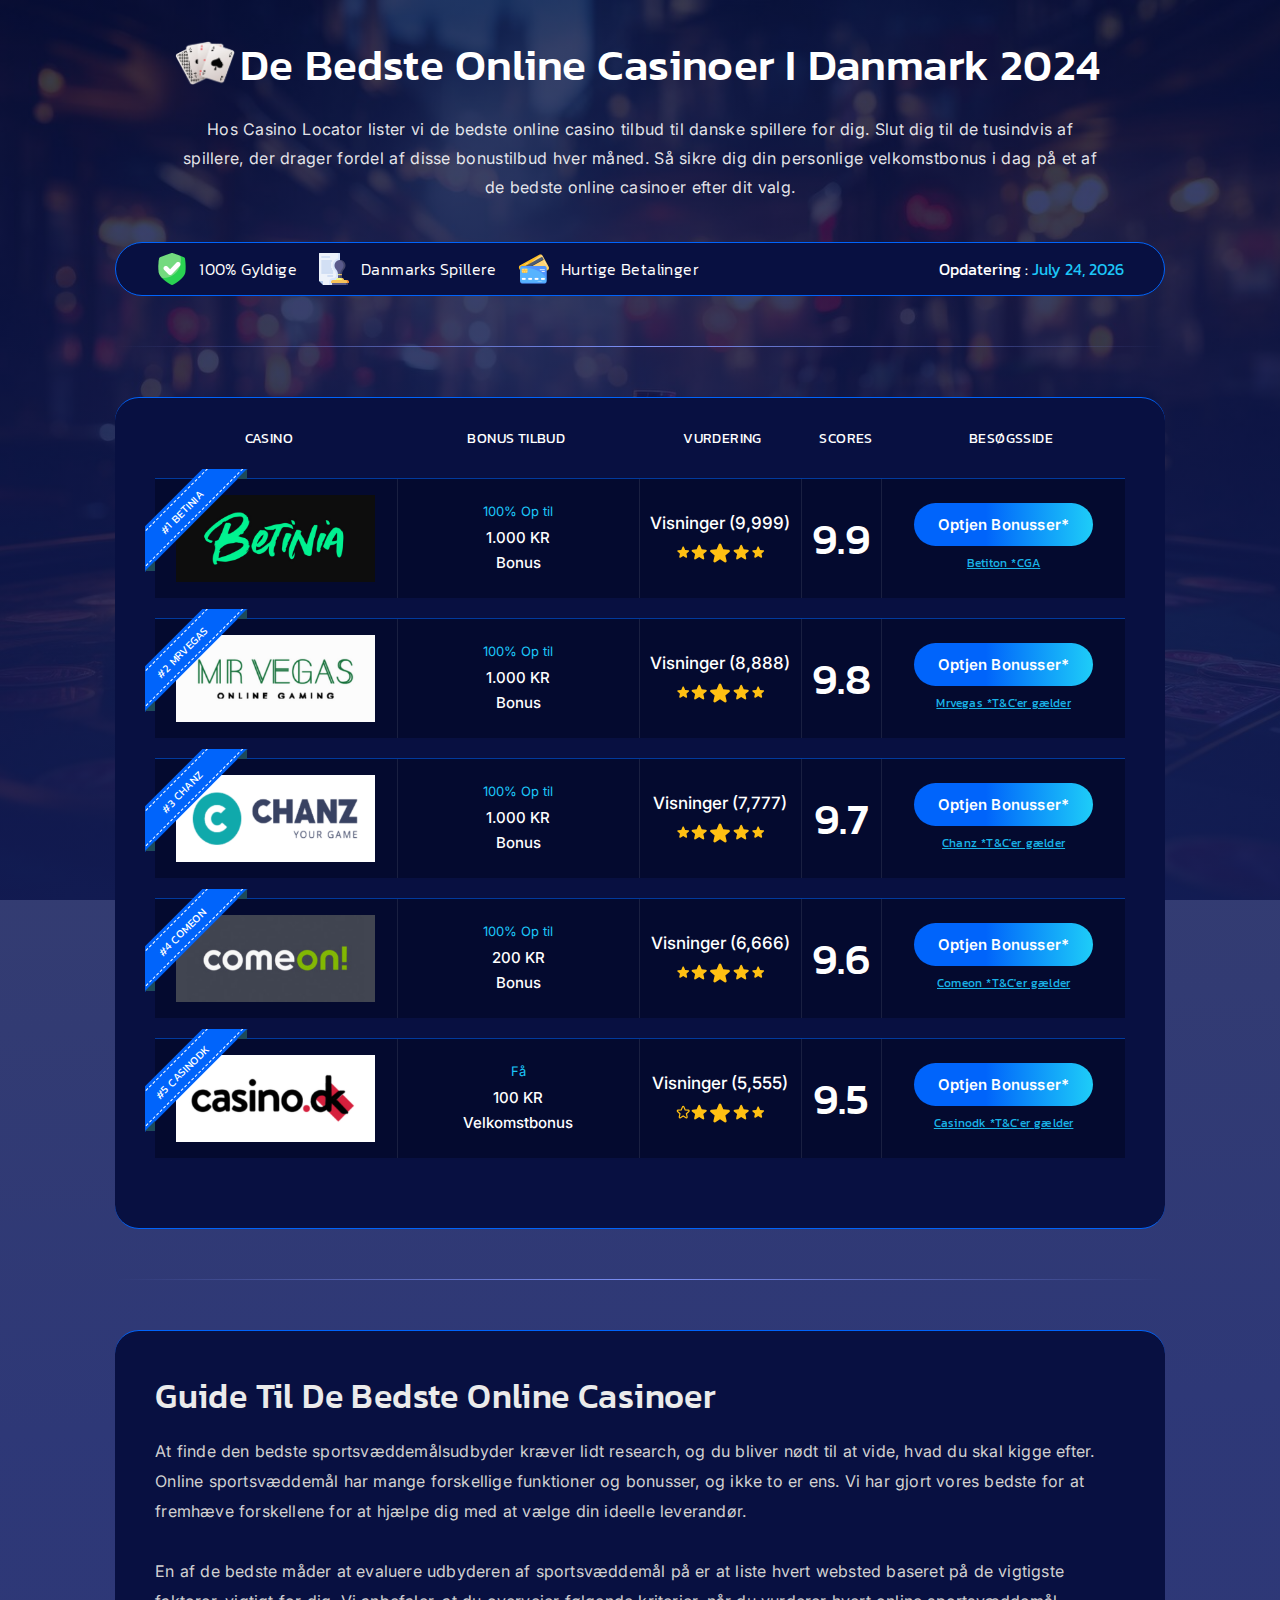
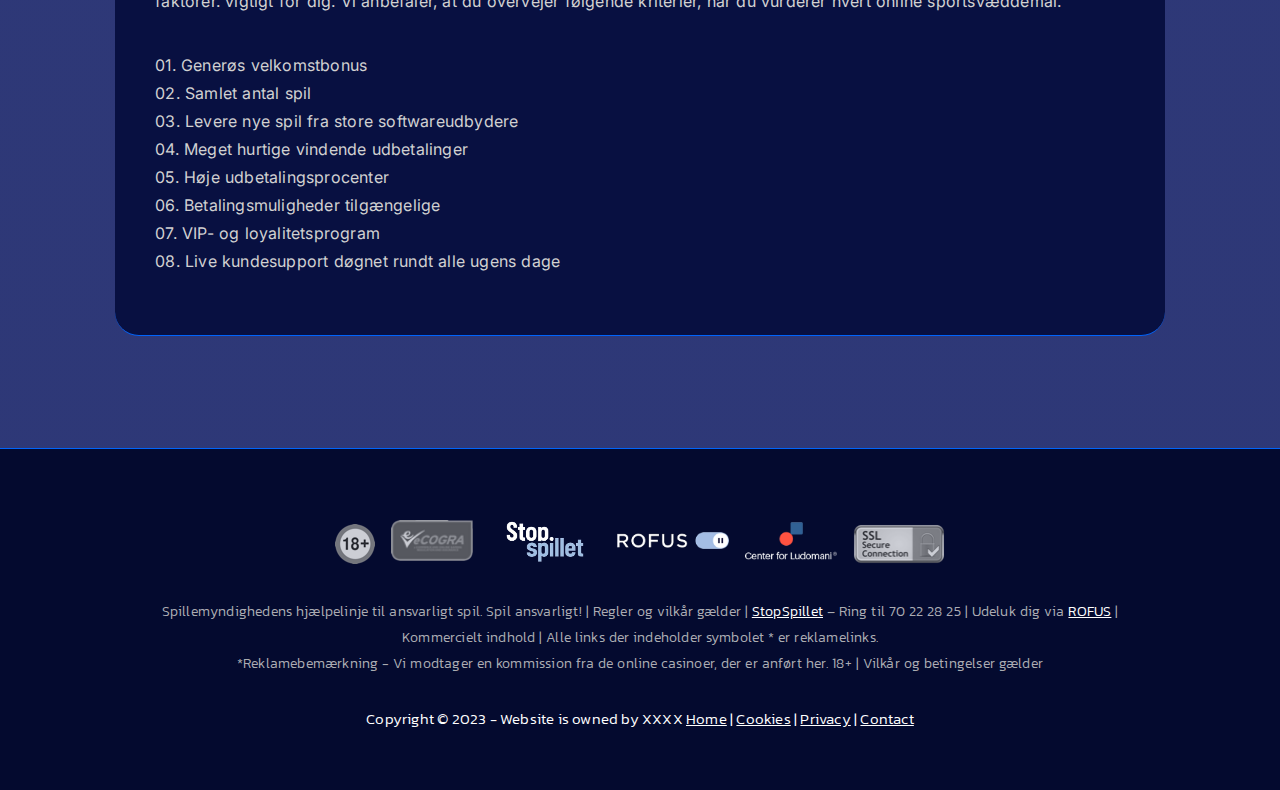
<file: index.html>
<!DOCTYPE html>
<html lang="en">
    <head>
        <meta charset="utf-8">
		<meta http-equiv="X-UA-Compatible" content="IE=edge">
		<meta name="viewport" content="width=device-width, initial-scale=1">
		<meta name="description" content="De Bedste Online Casinoer I Danmark 2024. Hos Casino Locator lister vi de bedste online casino tilbud til danske spillere for dig. Slut dig til de tusindvis af spillere, der drager fordel af disse bonustilbud hver måned. Så sikre dig din personlige velkomstbonus i dag på et af de bedste online casinoer efter dit valg.">
		<meta name="keywords" content="Best Denmark Casino, Denmark's Top Casinos, Denmark Casino booking, Denmark's Casino, Booking Denmark Premier Casino">


        <!-- ============= Title ====================== -->
        <title>De Bedste Online Casinoer i Danmark 2024</title>
        <link rel="shortcut icon" href="images/fav-icon.png" type="image/x-icon">

        <!-- ============= Custom Link ================ -->
        <link rel="stylesheet" href="css/style.css">
        <link rel="stylesheet" href="css/responsive.css">

        <!-- =============== Google Fonts =================== -->
        <link rel="preconnect" href="https://fonts.googleapis.com">
        <link rel="preconnect" href="https://fonts.gstatic.com" crossorigin="">
        <link href="https://fonts.googleapis.com/css2?family=Kanit:ital,wght@0,100;0,200;0,300;0,400;0,500;0,600;0,700;0,800;0,900;1,100;1,200;1,300;1,400;1,500;1,600;1,700;1,800;1,900&amp;display=swap" rel="stylesheet">
        <link rel="preconnect" href="https://fonts.googleapis.com">
        <link rel="preconnect" href="https://fonts.gstatic.com" crossorigin>
        <link href="https://fonts.googleapis.com/css2?family=Inter:wght@100..900&display=swap" rel="stylesheet">
    </head>

    <body class="bg">
        <!-- ====================== Header Section Start ================ -->
        <header class="header-padding">
            <div class="container">
                <div class="header-description">
                    <div class="header-text-description">
                        <h1><img src="images/header-logo.png">De Bedste Online Casinoer I Danmark 2024</h1>
                    </div>

                    <p>
                        Hos Casino Locator lister vi de bedste online casino tilbud til danske spillere for dig. Slut dig til de tusindvis af spillere, der drager fordel af disse bonustilbud hver måned. Så sikre dig din personlige velkomstbonus i dag på et af de bedste online casinoer efter dit valg.
                    </p>
                </div>
            </div>
        </header>
        <!-- ===================== Header Section End ======================= -->

        <main>
            <!-- ======================= Trust Section Start ============== -->
            <section class="trust">
                <div class="container">
                    <div class="trust-bar">
                        <div class="trust-content-icon">
                            <div class="trust-description">
                                <img src="images/shield.png">
                                <p>100% Gyldige</p>
                            </div>
                            
                            <div class="trust-description">
                                <img src="images/stamp.png">
                                <p>Danmarks Spillere</p>
                            </div>
                            
                            <div class="trust-description">
                                <img src="images/atm-card.png">
                                <p>Hurtige Betalinger</p>
                            </div>
                        </div>

                        <div class="trust-bar-date">
                            <p>Opdatering : <strong id="dynamic-date" style="font-size: 16px; color: #1cc6f8; font-weight: 400;"></strong></p>
                        </div>
                    </div>
                </div>
            </section>
            <!-- ========================= Trust Section End ========================== -->



            <!-- =========================== HR Break Start ==================== -->
            <section class="hr">
                <div class="container">
                    <hr class="style14">
                </div>
            </section>
            <!-- ========================== HR Break End ===================== -->



            <!-- ======================== List Item Start ======================= -->
            <section class="list-item-section">
                <div class="container">
                    <div class="list-bg">
                        <div class="list-bar">
                            <div class="list-item-top col-span-3">CASINO</div>
                            <div class="list-item-top col-span-3">BONUS TILBUD</div>
                            <div class="list-item-top col-span-2">VURDERING</div>
                            <div class="list-item-top col-span-1">SCORES</div>
                            <div class="list-item-top col-span-3">BESØGSSIDE</div>
                        </div>


                        <!-- ================== List Desktop-01 ================= -->
                        <div class="list-item-desktop grid-cols-12 border-b-2 hidden md:grid padding-list-none">

                            <!-- === List Logo === -->
                            <a href="https://betinia.com/en/dk/" target="_blank" class="list-logo col-span-3 border-r-2">
                                <div class="box">
                                    <div class="ribbon ribbon-top-left"><span>#1 Betinia</span></div>
                                </div>
                                <div class="list-icon-bg" style="background-image: url('./images/Betinia.png');  background-size: 95%; height: 100%"></div>
                            </a>
        
                            <!-- === List Bonus === -->
                            <div class="list-bonus col-span-3 border-r-2 flex-col">
                                <p class="list-bonus-sm">100% Op til</p>
                                <p class="list-bonus-lg">1.000 KR<br>Bonus</p>
                            </div>
        
                            <!-- === List Ratings === -->
                            <div class="list-ratings col-span-2 border-r-2">
                                <p>Visninger (9,999)</p>
                                <div class="list-star">
                                    <svg xmlns="http://www.w3.org/2000/svg" viewBox="0 0 24 24" fill="currentColor" class="w-6 h-6 -mt-1 inline text-primary">
                                        <path fill-rule="evenodd" d="M10.788 3.21c.448-1.077 1.976-1.077 2.424 0l2.082 5.007 5.404.433c1.164.093 1.636 1.545.749 2.305l-4.117 3.527 1.257 5.273c.271 1.136-.964 2.033-1.96 1.425L12 18.354 7.373 21.18c-.996.608-2.231-.29-1.96-1.425l1.257-5.273-4.117-3.527c-.887-.76-.415-2.212.749-2.305l5.404-.433 2.082-5.006z"
                                        clip-rule="evenodd"></path>
                                    </svg>
                                    <svg xmlns="http://www.w3.org/2000/svg" viewBox="0 0 24 24" fill="currentColor" class="w-7 h-7 -mt-1 inline text-primary">
                                        <path fill-rule="evenodd" d="M10.788 3.21c.448-1.077 1.976-1.077 2.424 0l2.082 5.007 5.404.433c1.164.093 1.636 1.545.749 2.305l-4.117 3.527 1.257 5.273c.271 1.136-.964 2.033-1.96 1.425L12 18.354 7.373 21.18c-.996.608-2.231-.29-1.96-1.425l1.257-5.273-4.117-3.527c-.887-.76-.415-2.212.749-2.305l5.404-.433 2.082-5.006z"
                                        clip-rule="evenodd"></path>
                                    </svg>
                                    <svg xmlns="http://www.w3.org/2000/svg" viewBox="0 0 24 24" fill="currentColor" class="w-8 h-8 -mt-1 inline text-primary">
                                        <path fill-rule="evenodd" d="M10.788 3.21c.448-1.077 1.976-1.077 2.424 0l2.082 5.007 5.404.433c1.164.093 1.636 1.545.749 2.305l-4.117 3.527 1.257 5.273c.271 1.136-.964 2.033-1.96 1.425L12 18.354 7.373 21.18c-.996.608-2.231-.29-1.96-1.425l1.257-5.273-4.117-3.527c-.887-.76-.415-2.212.749-2.305l5.404-.433 2.082-5.006z"
                                        clip-rule="evenodd"></path>
                                    </svg>
                                    <svg xmlns="http://www.w3.org/2000/svg" viewBox="0 0 24 24" fill="currentColor" class="w-7 h-7 -mt-1 inline text-primary">
                                        <path fill-rule="evenodd" d="M10.788 3.21c.448-1.077 1.976-1.077 2.424 0l2.082 5.007 5.404.433c1.164.093 1.636 1.545.749 2.305l-4.117 3.527 1.257 5.273c.271 1.136-.964 2.033-1.96 1.425L12 18.354 7.373 21.18c-.996.608-2.231-.29-1.96-1.425l1.257-5.273-4.117-3.527c-.887-.76-.415-2.212.749-2.305l5.404-.433 2.082-5.006z"
                                        clip-rule="evenodd"></path>
                                    </svg>
                                    <svg xmlns="http://www.w3.org/2000/svg" viewBox="0 0 24 24" fill="currentColor" class="w-6 h-6 -mt-1 inline text-primary">
                                        <path fill-rule="evenodd" d="M10.788 3.21c.448-1.077 1.976-1.077 2.424 0l2.082 5.007 5.404.433c1.164.093 1.636 1.545.749 2.305l-4.117 3.527 1.257 5.273c.271 1.136-.964 2.033-1.96 1.425L12 18.354 7.373 21.18c-.996.608-2.231-.29-1.96-1.425l1.257-5.273-4.117-3.527c-.887-.76-.415-2.212.749-2.305l5.404-.433 2.082-5.006z"
                                        clip-rule="evenodd"></path>
                                    </svg>
                                </div>
                            </div>
        
                            <!-- === List Score === -->
                            <div class="list-score col-span-1 border-r-2">
                                <p>9.9</p>
                            </div>
        
                            <!-- === List Button === -->
                            <div class="list-button col-span-3">
                                <a href="https://betinia.com/en/dk/" target="_blank" class="list-btn-bonus btn">Optjen Bonusser*</a>
                                <a
                                href="https://betinia.com/en/dk/" target="_blank" class="list-btn-a">Betiton *CGA</a>
                            </div>
                        </div>


                        <!-- ================== List Desktop-02 ================= -->
                        <div class="list-item-desktop grid-cols-12 border-b-2 hidden md:grid padding-list-none">

                            <!-- === List Logo === -->
                            <a href="https://www.mrvegas.com/da/" target="_blank" class="list-logo col-span-3 border-r-2">
                                <div class="box">
                                    <div class="ribbon ribbon-top-left"><span>#2 MrVegas</span></div>
                                </div>
                                <div class="list-icon-bg" style="background-image: url('./images/MrVegas.png');  background-size: 95%; height: 100%"></div>
                            </a>
        
                            <!-- === List Bonus === -->
                            <div class="list-bonus col-span-3 border-r-2 flex-col">
                                <p class="list-bonus-sm">100% Op til</p>
                                <p class="list-bonus-lg">1.000 KR<br>Bonus</p>
                            </div>
        
                            <!-- === List Ratings === -->
                            <div class="list-ratings col-span-2 border-r-2">
                                <p>Visninger (8,888)</p>
                                <div class="list-star">
                                    <svg xmlns="http://www.w3.org/2000/svg" viewBox="0 0 24 24" fill="currentColor" class="w-6 h-6 -mt-1 inline text-primary">
                                        <path fill-rule="evenodd" d="M10.788 3.21c.448-1.077 1.976-1.077 2.424 0l2.082 5.007 5.404.433c1.164.093 1.636 1.545.749 2.305l-4.117 3.527 1.257 5.273c.271 1.136-.964 2.033-1.96 1.425L12 18.354 7.373 21.18c-.996.608-2.231-.29-1.96-1.425l1.257-5.273-4.117-3.527c-.887-.76-.415-2.212.749-2.305l5.404-.433 2.082-5.006z"
                                        clip-rule="evenodd"></path>
                                    </svg>
                                    <svg xmlns="http://www.w3.org/2000/svg" viewBox="0 0 24 24" fill="currentColor" class="w-7 h-7 -mt-1 inline text-primary">
                                        <path fill-rule="evenodd" d="M10.788 3.21c.448-1.077 1.976-1.077 2.424 0l2.082 5.007 5.404.433c1.164.093 1.636 1.545.749 2.305l-4.117 3.527 1.257 5.273c.271 1.136-.964 2.033-1.96 1.425L12 18.354 7.373 21.18c-.996.608-2.231-.29-1.96-1.425l1.257-5.273-4.117-3.527c-.887-.76-.415-2.212.749-2.305l5.404-.433 2.082-5.006z"
                                        clip-rule="evenodd"></path>
                                    </svg>
                                    <svg xmlns="http://www.w3.org/2000/svg" viewBox="0 0 24 24" fill="currentColor" class="w-8 h-8 -mt-1 inline text-primary">
                                        <path fill-rule="evenodd" d="M10.788 3.21c.448-1.077 1.976-1.077 2.424 0l2.082 5.007 5.404.433c1.164.093 1.636 1.545.749 2.305l-4.117 3.527 1.257 5.273c.271 1.136-.964 2.033-1.96 1.425L12 18.354 7.373 21.18c-.996.608-2.231-.29-1.96-1.425l1.257-5.273-4.117-3.527c-.887-.76-.415-2.212.749-2.305l5.404-.433 2.082-5.006z"
                                        clip-rule="evenodd"></path>
                                    </svg>
                                    <svg xmlns="http://www.w3.org/2000/svg" viewBox="0 0 24 24" fill="currentColor" class="w-7 h-7 -mt-1 inline text-primary">
                                        <path fill-rule="evenodd" d="M10.788 3.21c.448-1.077 1.976-1.077 2.424 0l2.082 5.007 5.404.433c1.164.093 1.636 1.545.749 2.305l-4.117 3.527 1.257 5.273c.271 1.136-.964 2.033-1.96 1.425L12 18.354 7.373 21.18c-.996.608-2.231-.29-1.96-1.425l1.257-5.273-4.117-3.527c-.887-.76-.415-2.212.749-2.305l5.404-.433 2.082-5.006z"
                                        clip-rule="evenodd"></path>
                                    </svg>
                                    <svg xmlns="http://www.w3.org/2000/svg" viewBox="0 0 24 24" fill="currentColor" class="w-6 h-6 -mt-1 inline text-primary">
                                        <path fill-rule="evenodd" d="M10.788 3.21c.448-1.077 1.976-1.077 2.424 0l2.082 5.007 5.404.433c1.164.093 1.636 1.545.749 2.305l-4.117 3.527 1.257 5.273c.271 1.136-.964 2.033-1.96 1.425L12 18.354 7.373 21.18c-.996.608-2.231-.29-1.96-1.425l1.257-5.273-4.117-3.527c-.887-.76-.415-2.212.749-2.305l5.404-.433 2.082-5.006z"
                                        clip-rule="evenodd"></path>
                                    </svg>
                                </div>
                            </div>
        
                            <!-- === List Score === -->
                            <div class="list-score col-span-1 border-r-2">
                                <p>9.8</p>
                            </div>
        
                            <!-- === List Button === -->
                            <div class="list-button col-span-3">
                                <a href="https://www.mrvegas.com/da/" target="_blank" class="list-btn-bonus btn">Optjen Bonusser*</a>
                                <a
                                href="https://www.mrvegas.com/da/" target="_blank" class="list-btn-a">Mrvegas *T&C'er gælder</a>
                            </div>
                        </div>


                        <!-- ================== List Desktop-03 ================= -->
                        <div class="list-item-desktop grid-cols-12 border-b-2 hidden md:grid padding-list-none">

                            <!-- === List Logo === -->
                            <a href="https://casino.chanz.com/da/" target="_blank" class="list-logo col-span-3 border-r-2">
                                <div class="box">
                                    <div class="ribbon ribbon-top-left"><span>#3 Chanz</span></div>
                                </div>
                                <div class="list-icon-bg" style="background-image: url('./images/Chanz.png');  background-size: 95%; height: 100%"></div>
                            </a>
        
                            <!-- === List Bonus === -->
                            <div class="list-bonus col-span-3 border-r-2 flex-col">
                                <p class="list-bonus-sm">100% Op til</p>
                                <p class="list-bonus-lg">1.000 KR<br>Bonus</p>
                            </div>
        
                            <!-- === List Ratings === -->
                            <div class="list-ratings col-span-2 border-r-2">
                                <p>Visninger (7,777)</p>
                                <div class="list-star">
                                    <svg xmlns="http://www.w3.org/2000/svg" viewBox="0 0 24 24" fill="currentColor" class="w-6 h-6 -mt-1 inline text-primary">
                                        <path fill-rule="evenodd" d="M10.788 3.21c.448-1.077 1.976-1.077 2.424 0l2.082 5.007 5.404.433c1.164.093 1.636 1.545.749 2.305l-4.117 3.527 1.257 5.273c.271 1.136-.964 2.033-1.96 1.425L12 18.354 7.373 21.18c-.996.608-2.231-.29-1.96-1.425l1.257-5.273-4.117-3.527c-.887-.76-.415-2.212.749-2.305l5.404-.433 2.082-5.006z"
                                        clip-rule="evenodd"></path>
                                    </svg>
                                    <svg xmlns="http://www.w3.org/2000/svg" viewBox="0 0 24 24" fill="currentColor" class="w-7 h-7 -mt-1 inline text-primary">
                                        <path fill-rule="evenodd" d="M10.788 3.21c.448-1.077 1.976-1.077 2.424 0l2.082 5.007 5.404.433c1.164.093 1.636 1.545.749 2.305l-4.117 3.527 1.257 5.273c.271 1.136-.964 2.033-1.96 1.425L12 18.354 7.373 21.18c-.996.608-2.231-.29-1.96-1.425l1.257-5.273-4.117-3.527c-.887-.76-.415-2.212.749-2.305l5.404-.433 2.082-5.006z"
                                        clip-rule="evenodd"></path>
                                    </svg>
                                    <svg xmlns="http://www.w3.org/2000/svg" viewBox="0 0 24 24" fill="currentColor" class="w-8 h-8 -mt-1 inline text-primary">
                                        <path fill-rule="evenodd" d="M10.788 3.21c.448-1.077 1.976-1.077 2.424 0l2.082 5.007 5.404.433c1.164.093 1.636 1.545.749 2.305l-4.117 3.527 1.257 5.273c.271 1.136-.964 2.033-1.96 1.425L12 18.354 7.373 21.18c-.996.608-2.231-.29-1.96-1.425l1.257-5.273-4.117-3.527c-.887-.76-.415-2.212.749-2.305l5.404-.433 2.082-5.006z"
                                        clip-rule="evenodd"></path>
                                    </svg>
                                    <svg xmlns="http://www.w3.org/2000/svg" viewBox="0 0 24 24" fill="currentColor" class="w-7 h-7 -mt-1 inline text-primary">
                                        <path fill-rule="evenodd" d="M10.788 3.21c.448-1.077 1.976-1.077 2.424 0l2.082 5.007 5.404.433c1.164.093 1.636 1.545.749 2.305l-4.117 3.527 1.257 5.273c.271 1.136-.964 2.033-1.96 1.425L12 18.354 7.373 21.18c-.996.608-2.231-.29-1.96-1.425l1.257-5.273-4.117-3.527c-.887-.76-.415-2.212.749-2.305l5.404-.433 2.082-5.006z"
                                        clip-rule="evenodd"></path>
                                    </svg>
                                    <svg xmlns="http://www.w3.org/2000/svg" viewBox="0 0 24 24" fill="currentColor" class="w-6 h-6 -mt-1 inline text-primary">
                                        <path fill-rule="evenodd" d="M10.788 3.21c.448-1.077 1.976-1.077 2.424 0l2.082 5.007 5.404.433c1.164.093 1.636 1.545.749 2.305l-4.117 3.527 1.257 5.273c.271 1.136-.964 2.033-1.96 1.425L12 18.354 7.373 21.18c-.996.608-2.231-.29-1.96-1.425l1.257-5.273-4.117-3.527c-.887-.76-.415-2.212.749-2.305l5.404-.433 2.082-5.006z"
                                        clip-rule="evenodd"></path>
                                    </svg>
                                </div>
                            </div>
        
                            <!-- === List Score === -->
                            <div class="list-score col-span-1 border-r-2">
                                <p>9.7</p>
                            </div>
        
                            <!-- === List Button === -->
                            <div class="list-button col-span-3">
                                <a href="https://casino.chanz.com/da/" target="_blank" class="list-btn-bonus btn">Optjen Bonusser*</a>
                                <a
                                href="https://casino.chanz.com/da/" target="_blank" class="list-btn-a">Chanz *T&C'er gælder</a>
                            </div>
                        </div>


                        <!-- ================== List Desktop-04 ================= -->
                        <div class="list-item-desktop grid-cols-12 border-b-2 hidden md:grid padding-list-none">

                            <!-- === List Logo === -->
                            <a href="https://www.comeon.com/da" target="_blank" class="list-logo col-span-3 border-r-2">
                                <div class="box">
                                    <div class="ribbon ribbon-top-left"><span>#4 Comeon</span></div>
                                </div>
                                <div class="list-icon-bg" style="background-image: url('./images/Comeon.png');  background-size: 95%; height: 100%"></div>
                            </a>
        
                            <!-- === List Bonus === -->
                            <div class="list-bonus col-span-3 border-r-2 flex-col">
                                <p class="list-bonus-sm">100% Op til</p>
                                <p class="list-bonus-lg">200 KR<br>Bonus</p>
                            </div>
        
                            <!-- === List Ratings === -->
                            <div class="list-ratings col-span-2 border-r-2">
                                <p>Visninger (6,666)</p>
                                <div class="list-star">
                                    <svg xmlns="http://www.w3.org/2000/svg" viewBox="0 0 24 24" fill="currentColor" class="w-6 h-6 -mt-1 inline text-primary">
                                        <path fill-rule="evenodd" d="M10.788 3.21c.448-1.077 1.976-1.077 2.424 0l2.082 5.007 5.404.433c1.164.093 1.636 1.545.749 2.305l-4.117 3.527 1.257 5.273c.271 1.136-.964 2.033-1.96 1.425L12 18.354 7.373 21.18c-.996.608-2.231-.29-1.96-1.425l1.257-5.273-4.117-3.527c-.887-.76-.415-2.212.749-2.305l5.404-.433 2.082-5.006z"
                                        clip-rule="evenodd"></path>
                                    </svg>
                                    <svg xmlns="http://www.w3.org/2000/svg" viewBox="0 0 24 24" fill="currentColor" class="w-7 h-7 -mt-1 inline text-primary">
                                        <path fill-rule="evenodd" d="M10.788 3.21c.448-1.077 1.976-1.077 2.424 0l2.082 5.007 5.404.433c1.164.093 1.636 1.545.749 2.305l-4.117 3.527 1.257 5.273c.271 1.136-.964 2.033-1.96 1.425L12 18.354 7.373 21.18c-.996.608-2.231-.29-1.96-1.425l1.257-5.273-4.117-3.527c-.887-.76-.415-2.212.749-2.305l5.404-.433 2.082-5.006z"
                                        clip-rule="evenodd"></path>
                                    </svg>
                                    <svg xmlns="http://www.w3.org/2000/svg" viewBox="0 0 24 24" fill="currentColor" class="w-8 h-8 -mt-1 inline text-primary">
                                        <path fill-rule="evenodd" d="M10.788 3.21c.448-1.077 1.976-1.077 2.424 0l2.082 5.007 5.404.433c1.164.093 1.636 1.545.749 2.305l-4.117 3.527 1.257 5.273c.271 1.136-.964 2.033-1.96 1.425L12 18.354 7.373 21.18c-.996.608-2.231-.29-1.96-1.425l1.257-5.273-4.117-3.527c-.887-.76-.415-2.212.749-2.305l5.404-.433 2.082-5.006z"
                                        clip-rule="evenodd"></path>
                                    </svg>
                                    <svg xmlns="http://www.w3.org/2000/svg" viewBox="0 0 24 24" fill="currentColor" class="w-7 h-7 -mt-1 inline text-primary">
                                        <path fill-rule="evenodd" d="M10.788 3.21c.448-1.077 1.976-1.077 2.424 0l2.082 5.007 5.404.433c1.164.093 1.636 1.545.749 2.305l-4.117 3.527 1.257 5.273c.271 1.136-.964 2.033-1.96 1.425L12 18.354 7.373 21.18c-.996.608-2.231-.29-1.96-1.425l1.257-5.273-4.117-3.527c-.887-.76-.415-2.212.749-2.305l5.404-.433 2.082-5.006z"
                                        clip-rule="evenodd"></path>
                                    </svg>
                                    <svg xmlns="http://www.w3.org/2000/svg" viewBox="0 0 24 24" fill="currentColor" class="w-6 h-6 -mt-1 inline text-primary">
                                        <path fill-rule="evenodd" d="M10.788 3.21c.448-1.077 1.976-1.077 2.424 0l2.082 5.007 5.404.433c1.164.093 1.636 1.545.749 2.305l-4.117 3.527 1.257 5.273c.271 1.136-.964 2.033-1.96 1.425L12 18.354 7.373 21.18c-.996.608-2.231-.29-1.96-1.425l1.257-5.273-4.117-3.527c-.887-.76-.415-2.212.749-2.305l5.404-.433 2.082-5.006z"
                                        clip-rule="evenodd"></path>
                                    </svg>
                                </div>
                            </div>
        
                            <!-- === List Score === -->
                            <div class="list-score col-span-1 border-r-2">
                                <p>9.6</p>
                            </div>
        
                            <!-- === List Button === -->
                            <div class="list-button col-span-3">
                                <a href="https://www.comeon.com/da" target="_blank" class="list-btn-bonus btn">Optjen Bonusser*</a>
                                <a
                                href="https://www.comeon.com/da" target="_blank" class="list-btn-a">Comeon *T&C'er gælder</a>
                            </div>
                        </div>

                        
                        <!-- ================== List Desktop-05 ================= -->
                        <div class="list-item-desktop grid-cols-12 border-b-2 hidden md:grid padding-list-none">

                            <!-- === List Logo === -->
                            <a href="https://www.casino.dk/" target="_blank" class="list-logo col-span-3 border-r-2">
                                <div class="box">
                                    <div class="ribbon ribbon-top-left"><span>#5 Casinodk</span></div>
                                </div>
                                <div class="list-icon-bg" style="background-image: url('./images/Casinodk.png');  background-size: 95%; height: 100%"></div>
                            </a>
        
                            <!-- === List Bonus === -->
                            <div class="list-bonus col-span-3 border-r-2 flex-col">
                                <p class="list-bonus-sm">Få</p>
                                <p class="list-bonus-lg">100 KR<br>Velkomstbonus</p>
                            </div>
        
                            <!-- === List Ratings === -->
                            <div class="list-ratings col-span-2 border-r-2">
                                <p>Visninger (5,555)</p>
                                <div class="list-star">
                                    <svg xmlns="http://www.w3.org/2000/svg" viewBox="0 0 24 24" fill="none" class="w-6 h-6 -mt-1 inline text-primary">
                                        <path stroke="currentColor" stroke-width="2" d="M10.788 3.21c.448-1.077 1.976-1.077 2.424 0l2.082 5.007 5.404.433c1.164.093 1.636 1.545.749 2.305l-4.117 3.527 1.257 5.273c.271 1.136-.964 2.033-1.96 1.425L12 18.354 7.373 21.18c-.996.608-2.231-.29-1.96-1.425l1.257-5.273-4.117-3.527c-.887-.76-.415-2.212.749-2.305l5.404-.433 2.082-5.006z"></path>
                                    </svg>
                                    <svg xmlns="http://www.w3.org/2000/svg" viewBox="0 0 24 24" fill="currentColor" class="w-7 h-7 -mt-1 inline text-primary">
                                        <path fill-rule="evenodd" d="M10.788 3.21c.448-1.077 1.976-1.077 2.424 0l2.082 5.007 5.404.433c1.164.093 1.636 1.545.749 2.305l-4.117 3.527 1.257 5.273c.271 1.136-.964 2.033-1.96 1.425L12 18.354 7.373 21.18c-.996.608-2.231-.29-1.96-1.425l1.257-5.273-4.117-3.527c-.887-.76-.415-2.212.749-2.305l5.404-.433 2.082-5.006z"
                                        clip-rule="evenodd"></path>
                                    </svg>
                                    <svg xmlns="http://www.w3.org/2000/svg" viewBox="0 0 24 24" fill="currentColor" class="w-8 h-8 -mt-1 inline text-primary">
                                        <path fill-rule="evenodd" d="M10.788 3.21c.448-1.077 1.976-1.077 2.424 0l2.082 5.007 5.404.433c1.164.093 1.636 1.545.749 2.305l-4.117 3.527 1.257 5.273c.271 1.136-.964 2.033-1.96 1.425L12 18.354 7.373 21.18c-.996.608-2.231-.29-1.96-1.425l1.257-5.273-4.117-3.527c-.887-.76-.415-2.212.749-2.305l5.404-.433 2.082-5.006z"
                                        clip-rule="evenodd"></path>
                                    </svg>
                                    <svg xmlns="http://www.w3.org/2000/svg" viewBox="0 0 24 24" fill="currentColor" class="w-7 h-7 -mt-1 inline text-primary">
                                        <path fill-rule="evenodd" d="M10.788 3.21c.448-1.077 1.976-1.077 2.424 0l2.082 5.007 5.404.433c1.164.093 1.636 1.545.749 2.305l-4.117 3.527 1.257 5.273c.271 1.136-.964 2.033-1.96 1.425L12 18.354 7.373 21.18c-.996.608-2.231-.29-1.96-1.425l1.257-5.273-4.117-3.527c-.887-.76-.415-2.212.749-2.305l5.404-.433 2.082-5.006z"
                                        clip-rule="evenodd"></path>
                                    </svg>
                                    <svg xmlns="http://www.w3.org/2000/svg" viewBox="0 0 24 24" fill="currentColor" class="w-6 h-6 -mt-1 inline text-primary">
                                        <path fill-rule="evenodd" d="M10.788 3.21c.448-1.077 1.976-1.077 2.424 0l2.082 5.007 5.404.433c1.164.093 1.636 1.545.749 2.305l-4.117 3.527 1.257 5.273c.271 1.136-.964 2.033-1.96 1.425L12 18.354 7.373 21.18c-.996.608-2.231-.29-1.96-1.425l1.257-5.273-4.117-3.527c-.887-.76-.415-2.212.749-2.305l5.404-.433 2.082-5.006z"
                                        clip-rule="evenodd"></path>
                                    </svg>
                                </div>
                            </div>
        
                            <!-- === List Score === -->
                            <div class="list-score col-span-1 border-r-2">
                                <p>9.5</p>
                            </div>
        
                            <!-- === List Button === -->
                            <div class="list-button col-span-3">
                                <a href="https://www.casino.dk/" target="_blank" class="list-btn-bonus btn">Optjen Bonusser*</a>
                                <a
                                href="https://www.casino.dk/" target="_blank" class="list-btn-a">Casinodk *T&C'er gælder</a>
                            </div>
                        </div>
                    </div>    
                </div>
            </section>
            <!-- ========================= List Item End ========================= -->


            <!-- ========================== List-Item Mobile Section Start ================= -->
            <section class="list-mobile">
            <div class="container">
                
                <div class="list-bg-mobile">

                    <!-- ===================== List Item-01(Mobile) ==================== -->
                    <div class="list-mobile-bg grid grid-cols-2">
                        <!-- === List Logo === -->
                        <a href="https://betinia.com/en/dk/" target="_blank" class="list-m-bg bg-gray-100 border-b-2"
                        style="background-image: url('./images/Betinia.png'); background-size: 70%; background-position: 50% 24%;">
                            <div class="box">
                                <div class="ribbon ribbon-top-left"><span>#1 Betinia</span></div>
                            </div>

                            <div class="list-left-part grid-cols-2">
                                <!-- === List Rating === -->
                                <div class="list-rating-sm ml-1">
                                    <div class="list-rating-icon-sm">
                                        <svg xmlns="http://www.w3.org/2000/svg" viewBox="0 0 24 24" fill="currentColor" class="w-6 h-6 -mt-1 inline text-primary">
                                            <path fill-rule="evenodd" d="M10.788 3.21c.448-1.077 1.976-1.077 2.424 0l2.082 5.007 5.404.433c1.164.093 1.636 1.545.749 2.305l-4.117 3.527 1.257 5.273c.271 1.136-.964 2.033-1.96 1.425L12 18.354 7.373 21.18c-.996.608-2.231-.29-1.96-1.425l1.257-5.273-4.117-3.527c-.887-.76-.415-2.212.749-2.305l5.404-.433 2.082-5.006z"
                                            clip-rule="evenodd"></path>
                                        </svg>
                                        <svg xmlns="http://www.w3.org/2000/svg" viewBox="0 0 24 24" fill="currentColor" class="w-7 h-7 -mt-1 inline text-primary">
                                            <path fill-rule="evenodd" d="M10.788 3.21c.448-1.077 1.976-1.077 2.424 0l2.082 5.007 5.404.433c1.164.093 1.636 1.545.749 2.305l-4.117 3.527 1.257 5.273c.271 1.136-.964 2.033-1.96 1.425L12 18.354 7.373 21.18c-.996.608-2.231-.29-1.96-1.425l1.257-5.273-4.117-3.527c-.887-.76-.415-2.212.749-2.305l5.404-.433 2.082-5.006z"
                                            clip-rule="evenodd"></path>
                                        </svg>
                                        <svg xmlns="http://www.w3.org/2000/svg" viewBox="0 0 24 24" fill="currentColor" class="w-8 h-8 -mt-1 inline text-primary">
                                            <path fill-rule="evenodd" d="M10.788 3.21c.448-1.077 1.976-1.077 2.424 0l2.082 5.007 5.404.433c1.164.093 1.636 1.545.749 2.305l-4.117 3.527 1.257 5.273c.271 1.136-.964 2.033-1.96 1.425L12 18.354 7.373 21.18c-.996.608-2.231-.29-1.96-1.425l1.257-5.273-4.117-3.527c-.887-.76-.415-2.212.749-2.305l5.404-.433 2.082-5.006z"
                                            clip-rule="evenodd"></path>
                                        </svg>
                                        <svg xmlns="http://www.w3.org/2000/svg" viewBox="0 0 24 24" fill="currentColor" class="w-7 h-7 -mt-1 inline text-primary">
                                            <path fill-rule="evenodd" d="M10.788 3.21c.448-1.077 1.976-1.077 2.424 0l2.082 5.007 5.404.433c1.164.093 1.636 1.545.749 2.305l-4.117 3.527 1.257 5.273c.271 1.136-.964 2.033-1.96 1.425L12 18.354 7.373 21.18c-.996.608-2.231-.29-1.96-1.425l1.257-5.273-4.117-3.527c-.887-.76-.415-2.212.749-2.305l5.404-.433 2.082-5.006z"
                                            clip-rule="evenodd"></path>
                                        </svg>
                                        <svg xmlns="http://www.w3.org/2000/svg" viewBox="0 0 24 24" fill="currentColor" class="w-6 h-6 -mt-1 inline text-primary">
                                            <path fill-rule="evenodd" d="M10.788 3.21c.448-1.077 1.976-1.077 2.424 0l2.082 5.007 5.404.433c1.164.093 1.636 1.545.749 2.305l-4.117 3.527 1.257 5.273c.271 1.136-.964 2.033-1.96 1.425L12 18.354 7.373 21.18c-.996.608-2.231-.29-1.96-1.425l1.257-5.273-4.117-3.527c-.887-.76-.415-2.212.749-2.305l5.404-.433 2.082-5.006z"
                                            clip-rule="evenodd"></path>
                                        </svg>
                                    </div>
                                    <p class="list-rating-p-sm">Visninger (9,999)</p>
                                </div>

                                <!-- ==== Score ==== -->
                                <div class="list-score-sm">
                                    <p class="list-no-sm">9.9</p>
                                    <p class="list-no-p">Score</p>
                                </div>
                            </div>
                        </a>

                        <!-- ==== List bonus & Button === -->
                        <div class="list-bonus-p-sm">
                            <p class="list-bonus-sm">100% Op til</p>
                            <p class="list-bonus-lg">1.000 KR<br>Bonus</p>
                            <a href="https://betinia.com/en/dk/" target="_blank" class="list-btn-bonus-sm btn">Optjen Bonusser*</a>
                        </div>
                    </div>

                    <!-- ===================== List Item-02(Mobile) ==================== -->
                    <div class="list-mobile-bg grid grid-cols-2">
                        <!-- === List Logo === -->
                        <a href="https://www.mrvegas.com/da/" target="_blank" class="list-m-bg bg-gray-100 border-b-2"
                        style="background-image: url('./images/MrVegas.png'); background-size: 62%; background-position: 50% 24%;">
                            <div class="box">
                                <div class="ribbon ribbon-top-left"><span>#2 MrVegas</span></div>
                            </div>

                            <div class="list-left-part grid-cols-2">
                                <!-- === List Rating === -->
                                <div class="list-rating-sm ml-1">
                                    <div class="list-rating-icon-sm">
                                        <svg xmlns="http://www.w3.org/2000/svg" viewBox="0 0 24 24" fill="currentColor" class="w-6 h-6 -mt-1 inline text-primary">
                                            <path fill-rule="evenodd" d="M10.788 3.21c.448-1.077 1.976-1.077 2.424 0l2.082 5.007 5.404.433c1.164.093 1.636 1.545.749 2.305l-4.117 3.527 1.257 5.273c.271 1.136-.964 2.033-1.96 1.425L12 18.354 7.373 21.18c-.996.608-2.231-.29-1.96-1.425l1.257-5.273-4.117-3.527c-.887-.76-.415-2.212.749-2.305l5.404-.433 2.082-5.006z"
                                            clip-rule="evenodd"></path>
                                        </svg>
                                        <svg xmlns="http://www.w3.org/2000/svg" viewBox="0 0 24 24" fill="currentColor" class="w-7 h-7 -mt-1 inline text-primary">
                                            <path fill-rule="evenodd" d="M10.788 3.21c.448-1.077 1.976-1.077 2.424 0l2.082 5.007 5.404.433c1.164.093 1.636 1.545.749 2.305l-4.117 3.527 1.257 5.273c.271 1.136-.964 2.033-1.96 1.425L12 18.354 7.373 21.18c-.996.608-2.231-.29-1.96-1.425l1.257-5.273-4.117-3.527c-.887-.76-.415-2.212.749-2.305l5.404-.433 2.082-5.006z"
                                            clip-rule="evenodd"></path>
                                        </svg>
                                        <svg xmlns="http://www.w3.org/2000/svg" viewBox="0 0 24 24" fill="currentColor" class="w-8 h-8 -mt-1 inline text-primary">
                                            <path fill-rule="evenodd" d="M10.788 3.21c.448-1.077 1.976-1.077 2.424 0l2.082 5.007 5.404.433c1.164.093 1.636 1.545.749 2.305l-4.117 3.527 1.257 5.273c.271 1.136-.964 2.033-1.96 1.425L12 18.354 7.373 21.18c-.996.608-2.231-.29-1.96-1.425l1.257-5.273-4.117-3.527c-.887-.76-.415-2.212.749-2.305l5.404-.433 2.082-5.006z"
                                            clip-rule="evenodd"></path>
                                        </svg>
                                        <svg xmlns="http://www.w3.org/2000/svg" viewBox="0 0 24 24" fill="currentColor" class="w-7 h-7 -mt-1 inline text-primary">
                                            <path fill-rule="evenodd" d="M10.788 3.21c.448-1.077 1.976-1.077 2.424 0l2.082 5.007 5.404.433c1.164.093 1.636 1.545.749 2.305l-4.117 3.527 1.257 5.273c.271 1.136-.964 2.033-1.96 1.425L12 18.354 7.373 21.18c-.996.608-2.231-.29-1.96-1.425l1.257-5.273-4.117-3.527c-.887-.76-.415-2.212.749-2.305l5.404-.433 2.082-5.006z"
                                            clip-rule="evenodd"></path>
                                        </svg>
                                        <svg xmlns="http://www.w3.org/2000/svg" viewBox="0 0 24 24" fill="currentColor" class="w-6 h-6 -mt-1 inline text-primary">
                                            <path fill-rule="evenodd" d="M10.788 3.21c.448-1.077 1.976-1.077 2.424 0l2.082 5.007 5.404.433c1.164.093 1.636 1.545.749 2.305l-4.117 3.527 1.257 5.273c.271 1.136-.964 2.033-1.96 1.425L12 18.354 7.373 21.18c-.996.608-2.231-.29-1.96-1.425l1.257-5.273-4.117-3.527c-.887-.76-.415-2.212.749-2.305l5.404-.433 2.082-5.006z"
                                            clip-rule="evenodd"></path>
                                        </svg>
                                    </div>
                                    <p class="list-rating-p-sm">Visninger (8,888)</p>
                                </div>

                                <!-- ==== Score ==== -->
                                <div class="list-score-sm">
                                    <p class="list-no-sm">9.8</p>
                                    <p class="list-no-p">Score</p>
                                </div>
                            </div>
                        </a>

                        <!-- ==== List bonus & Button === -->
                        <div class="list-bonus-p-sm">
                            <p class="list-bonus-sm">100% Op til</p>
                            <p class="list-bonus-lg">1.000 KR<br>Bonus</p>
                            <a href="https://www.mrvegas.com/da/" target="_blank" class="list-btn-bonus-sm btn">Optjen Bonusser*</a>
                        </div>
                    </div>

                    <!-- ===================== List Item-03(Mobile) ==================== -->
                    <div class="list-mobile-bg grid grid-cols-2">
                        <!-- === List Logo === -->
                        <a href="https://casino.chanz.com/da/" target="_blank" class="list-m-bg bg-gray-100 border-b-2"
                        style="background-image: url('./images/Chanz.png'); background-size: 62%; background-position: 50% 24%;">
                            <div class="box">
                                <div class="ribbon ribbon-top-left"><span>#3 Chanz</span></div>
                            </div>

                            <div class="list-left-part grid-cols-2">
                                <!-- === List Rating === -->
                                <div class="list-rating-sm ml-1">
                                    <div class="list-rating-icon-sm">
                                        <svg xmlns="http://www.w3.org/2000/svg" viewBox="0 0 24 24" fill="currentColor" class="w-6 h-6 -mt-1 inline text-primary">
                                            <path fill-rule="evenodd" d="M10.788 3.21c.448-1.077 1.976-1.077 2.424 0l2.082 5.007 5.404.433c1.164.093 1.636 1.545.749 2.305l-4.117 3.527 1.257 5.273c.271 1.136-.964 2.033-1.96 1.425L12 18.354 7.373 21.18c-.996.608-2.231-.29-1.96-1.425l1.257-5.273-4.117-3.527c-.887-.76-.415-2.212.749-2.305l5.404-.433 2.082-5.006z"
                                            clip-rule="evenodd"></path>
                                        </svg>
                                        <svg xmlns="http://www.w3.org/2000/svg" viewBox="0 0 24 24" fill="currentColor" class="w-7 h-7 -mt-1 inline text-primary">
                                            <path fill-rule="evenodd" d="M10.788 3.21c.448-1.077 1.976-1.077 2.424 0l2.082 5.007 5.404.433c1.164.093 1.636 1.545.749 2.305l-4.117 3.527 1.257 5.273c.271 1.136-.964 2.033-1.96 1.425L12 18.354 7.373 21.18c-.996.608-2.231-.29-1.96-1.425l1.257-5.273-4.117-3.527c-.887-.76-.415-2.212.749-2.305l5.404-.433 2.082-5.006z"
                                            clip-rule="evenodd"></path>
                                        </svg>
                                        <svg xmlns="http://www.w3.org/2000/svg" viewBox="0 0 24 24" fill="currentColor" class="w-8 h-8 -mt-1 inline text-primary">
                                            <path fill-rule="evenodd" d="M10.788 3.21c.448-1.077 1.976-1.077 2.424 0l2.082 5.007 5.404.433c1.164.093 1.636 1.545.749 2.305l-4.117 3.527 1.257 5.273c.271 1.136-.964 2.033-1.96 1.425L12 18.354 7.373 21.18c-.996.608-2.231-.29-1.96-1.425l1.257-5.273-4.117-3.527c-.887-.76-.415-2.212.749-2.305l5.404-.433 2.082-5.006z"
                                            clip-rule="evenodd"></path>
                                        </svg>
                                        <svg xmlns="http://www.w3.org/2000/svg" viewBox="0 0 24 24" fill="currentColor" class="w-7 h-7 -mt-1 inline text-primary">
                                            <path fill-rule="evenodd" d="M10.788 3.21c.448-1.077 1.976-1.077 2.424 0l2.082 5.007 5.404.433c1.164.093 1.636 1.545.749 2.305l-4.117 3.527 1.257 5.273c.271 1.136-.964 2.033-1.96 1.425L12 18.354 7.373 21.18c-.996.608-2.231-.29-1.96-1.425l1.257-5.273-4.117-3.527c-.887-.76-.415-2.212.749-2.305l5.404-.433 2.082-5.006z"
                                            clip-rule="evenodd"></path>
                                        </svg>
                                        <svg xmlns="http://www.w3.org/2000/svg" viewBox="0 0 24 24" fill="currentColor" class="w-6 h-6 -mt-1 inline text-primary">
                                            <path fill-rule="evenodd" d="M10.788 3.21c.448-1.077 1.976-1.077 2.424 0l2.082 5.007 5.404.433c1.164.093 1.636 1.545.749 2.305l-4.117 3.527 1.257 5.273c.271 1.136-.964 2.033-1.96 1.425L12 18.354 7.373 21.18c-.996.608-2.231-.29-1.96-1.425l1.257-5.273-4.117-3.527c-.887-.76-.415-2.212.749-2.305l5.404-.433 2.082-5.006z"
                                            clip-rule="evenodd"></path>
                                        </svg>
                                    </div>
                                    <p class="list-rating-p-sm">Visninger (7,777)</p>
                                </div>

                                <!-- ==== Score ==== -->
                                <div class="list-score-sm">
                                    <p class="list-no-sm">9.7</p>
                                    <p class="list-no-p">Score</p>
                                </div>
                            </div>
                        </a>

                        <!-- ==== List bonus & Button === -->
                        <div class="list-bonus-p-sm">
                            <p class="list-bonus-sm">100% Op til</p>
                            <p class="list-bonus-lg">1.000 KR<br>Bonus</p>
                            <a href="https://casino.chanz.com/da/" target="_blank" class="list-btn-bonus-sm btn">Optjen Bonusser*</a>
                        </div>
                    </div>

                    <!-- ===================== List Item-04(Mobile) ==================== -->
                    <div class="list-mobile-bg grid grid-cols-2">
                        <!-- === List Logo === -->
                        <a href="https://www.comeon.com/da" target="_blank" class="list-m-bg bg-gray-100 border-b-2"
                        style="background-image: url('./images/Comeon.png'); background-size: 62%; background-position: 50% 24%;">
                            <div class="box">
                                <div class="ribbon ribbon-top-left"><span>#4 Comeon</span></div>
                            </div>

                            <div class="list-left-part grid-cols-2">
                                <!-- === List Rating === -->
                                <div class="list-rating-sm ml-1">
                                    <div class="list-rating-icon-sm">
                                        <svg xmlns="http://www.w3.org/2000/svg" viewBox="0 0 24 24" fill="currentColor" class="w-6 h-6 -mt-1 inline text-primary">
                                            <path fill-rule="evenodd" d="M10.788 3.21c.448-1.077 1.976-1.077 2.424 0l2.082 5.007 5.404.433c1.164.093 1.636 1.545.749 2.305l-4.117 3.527 1.257 5.273c.271 1.136-.964 2.033-1.96 1.425L12 18.354 7.373 21.18c-.996.608-2.231-.29-1.96-1.425l1.257-5.273-4.117-3.527c-.887-.76-.415-2.212.749-2.305l5.404-.433 2.082-5.006z"
                                            clip-rule="evenodd"></path>
                                        </svg>
                                        <svg xmlns="http://www.w3.org/2000/svg" viewBox="0 0 24 24" fill="currentColor" class="w-7 h-7 -mt-1 inline text-primary">
                                            <path fill-rule="evenodd" d="M10.788 3.21c.448-1.077 1.976-1.077 2.424 0l2.082 5.007 5.404.433c1.164.093 1.636 1.545.749 2.305l-4.117 3.527 1.257 5.273c.271 1.136-.964 2.033-1.96 1.425L12 18.354 7.373 21.18c-.996.608-2.231-.29-1.96-1.425l1.257-5.273-4.117-3.527c-.887-.76-.415-2.212.749-2.305l5.404-.433 2.082-5.006z"
                                            clip-rule="evenodd"></path>
                                        </svg>
                                        <svg xmlns="http://www.w3.org/2000/svg" viewBox="0 0 24 24" fill="currentColor" class="w-8 h-8 -mt-1 inline text-primary">
                                            <path fill-rule="evenodd" d="M10.788 3.21c.448-1.077 1.976-1.077 2.424 0l2.082 5.007 5.404.433c1.164.093 1.636 1.545.749 2.305l-4.117 3.527 1.257 5.273c.271 1.136-.964 2.033-1.96 1.425L12 18.354 7.373 21.18c-.996.608-2.231-.29-1.96-1.425l1.257-5.273-4.117-3.527c-.887-.76-.415-2.212.749-2.305l5.404-.433 2.082-5.006z"
                                            clip-rule="evenodd"></path>
                                        </svg>
                                        <svg xmlns="http://www.w3.org/2000/svg" viewBox="0 0 24 24" fill="currentColor" class="w-7 h-7 -mt-1 inline text-primary">
                                            <path fill-rule="evenodd" d="M10.788 3.21c.448-1.077 1.976-1.077 2.424 0l2.082 5.007 5.404.433c1.164.093 1.636 1.545.749 2.305l-4.117 3.527 1.257 5.273c.271 1.136-.964 2.033-1.96 1.425L12 18.354 7.373 21.18c-.996.608-2.231-.29-1.96-1.425l1.257-5.273-4.117-3.527c-.887-.76-.415-2.212.749-2.305l5.404-.433 2.082-5.006z"
                                            clip-rule="evenodd"></path>
                                        </svg>
                                        <svg xmlns="http://www.w3.org/2000/svg" viewBox="0 0 24 24" fill="currentColor" class="w-6 h-6 -mt-1 inline text-primary">
                                            <path fill-rule="evenodd" d="M10.788 3.21c.448-1.077 1.976-1.077 2.424 0l2.082 5.007 5.404.433c1.164.093 1.636 1.545.749 2.305l-4.117 3.527 1.257 5.273c.271 1.136-.964 2.033-1.96 1.425L12 18.354 7.373 21.18c-.996.608-2.231-.29-1.96-1.425l1.257-5.273-4.117-3.527c-.887-.76-.415-2.212.749-2.305l5.404-.433 2.082-5.006z"
                                            clip-rule="evenodd"></path>
                                        </svg>
                                    </div>
                                    <p class="list-rating-p-sm">Visninger (6,666)</p>
                                </div>

                                <!-- ==== Score ==== -->
                                <div class="list-score-sm">
                                    <p class="list-no-sm">9.6</p>
                                    <p class="list-no-p">Score</p>
                                </div>
                            </div>
                        </a>

                        <!-- ==== List bonus & Button === -->
                        <div class="list-bonus-p-sm">
                            <p class="list-bonus-sm">100% Op til</p>
                            <p class="list-bonus-lg">200 KR<br>Bonus</p>
                            <a href="https://www.comeon.com/da" target="_blank" class="list-btn-bonus-sm btn">Optjen Bonusser*</a>
                        </div>
                    </div>

                    <!-- ===================== List Item-04(Mobile) ==================== -->
                    <div class="list-mobile-bg grid grid-cols-2">
                        <!-- === List Logo === -->
                        <a href="https://www.casino.dk/" target="_blank" class="list-m-bg bg-gray-100 border-b-2"
                        style="background-image: url('./images/Casinodk.png'); background-size: 62%; background-position: 50% 24%;">
                            <div class="box">
                                <div class="ribbon ribbon-top-left"><span>#5 Casinodk</span></div>
                            </div>

                            <div class="list-left-part grid-cols-2">
                                <!-- === List Rating === -->
                                <div class="list-rating-sm ml-1">
                                    <div class="list-rating-icon-sm">
                                        <svg xmlns="http://www.w3.org/2000/svg" viewBox="0 0 24 24" fill="none" class="w-6 h-6 -mt-1 inline text-primary">
                                            <path stroke="currentColor" stroke-width="2" d="M10.788 3.21c.448-1.077 1.976-1.077 2.424 0l2.082 5.007 5.404.433c1.164.093 1.636 1.545.749 2.305l-4.117 3.527 1.257 5.273c.271 1.136-.964 2.033-1.96 1.425L12 18.354 7.373 21.18c-.996.608-2.231-.29-1.96-1.425l1.257-5.273-4.117-3.527c-.887-.76-.415-2.212.749-2.305l5.404-.433 2.082-5.006z"></path>
                                        </svg>
                                        <svg xmlns="http://www.w3.org/2000/svg" viewBox="0 0 24 24" fill="currentColor" class="w-7 h-7 -mt-1 inline text-primary">
                                            <path fill-rule="evenodd" d="M10.788 3.21c.448-1.077 1.976-1.077 2.424 0l2.082 5.007 5.404.433c1.164.093 1.636 1.545.749 2.305l-4.117 3.527 1.257 5.273c.271 1.136-.964 2.033-1.96 1.425L12 18.354 7.373 21.18c-.996.608-2.231-.29-1.96-1.425l1.257-5.273-4.117-3.527c-.887-.76-.415-2.212.749-2.305l5.404-.433 2.082-5.006z"
                                            clip-rule="evenodd"></path>
                                        </svg>
                                        <svg xmlns="http://www.w3.org/2000/svg" viewBox="0 0 24 24" fill="currentColor" class="w-8 h-8 -mt-1 inline text-primary">
                                            <path fill-rule="evenodd" d="M10.788 3.21c.448-1.077 1.976-1.077 2.424 0l2.082 5.007 5.404.433c1.164.093 1.636 1.545.749 2.305l-4.117 3.527 1.257 5.273c.271 1.136-.964 2.033-1.96 1.425L12 18.354 7.373 21.18c-.996.608-2.231-.29-1.96-1.425l1.257-5.273-4.117-3.527c-.887-.76-.415-2.212.749-2.305l5.404-.433 2.082-5.006z"
                                            clip-rule="evenodd"></path>
                                        </svg>
                                        <svg xmlns="http://www.w3.org/2000/svg" viewBox="0 0 24 24" fill="currentColor" class="w-7 h-7 -mt-1 inline text-primary">
                                            <path fill-rule="evenodd" d="M10.788 3.21c.448-1.077 1.976-1.077 2.424 0l2.082 5.007 5.404.433c1.164.093 1.636 1.545.749 2.305l-4.117 3.527 1.257 5.273c.271 1.136-.964 2.033-1.96 1.425L12 18.354 7.373 21.18c-.996.608-2.231-.29-1.96-1.425l1.257-5.273-4.117-3.527c-.887-.76-.415-2.212.749-2.305l5.404-.433 2.082-5.006z"
                                            clip-rule="evenodd"></path>
                                        </svg>
                                        <svg xmlns="http://www.w3.org/2000/svg" viewBox="0 0 24 24" fill="currentColor" class="w-6 h-6 -mt-1 inline text-primary">
                                            <path fill-rule="evenodd" d="M10.788 3.21c.448-1.077 1.976-1.077 2.424 0l2.082 5.007 5.404.433c1.164.093 1.636 1.545.749 2.305l-4.117 3.527 1.257 5.273c.271 1.136-.964 2.033-1.96 1.425L12 18.354 7.373 21.18c-.996.608-2.231-.29-1.96-1.425l1.257-5.273-4.117-3.527c-.887-.76-.415-2.212.749-2.305l5.404-.433 2.082-5.006z"
                                            clip-rule="evenodd"></path>
                                        </svg>
                                    </div>
                                    <p class="list-rating-p-sm">Visninger (5,555)</p>
                                </div>

                                <!-- ==== Score ==== -->
                                <div class="list-score-sm">
                                    <p class="list-no-sm">9.5</p>
                                    <p class="list-no-p">Score</p>
                                </div>
                            </div>
                        </a>

                        <!-- ==== List bonus & Button === -->
                        <div class="list-bonus-p-sm">
                            <p class="list-bonus-sm">Få</p>
                            <p class="list-bonus-lg">100 KR<br>Velkomstbonus</p>
                            <a href="https://www.casino.dk/" target="_blank" class="list-btn-bonus-sm btn">Optjen Bonusser*</a>
                        </div>
                    </div>

                </div>

            </div>
            </section>
             <!-- ========================== List-Item Mobile Section End ================= -->
            


            <!-- ============================= HR Break Start ================== -->
            <section class="hr">
                <div class="container">
                    <hr class="style14">
                </div>
            </section>
            <!-- ======================= HR Break End =========================== -->



            <!-- ========================= List Description Start ==================== -->
            <section>
                <div class="container">
                    <div class="list-content">
                        <h2>Guide Til De Bedste Online Casinoer</h2>
                        <p>At finde den bedste sportsvæddemålsudbyder kræver lidt research, og du bliver nødt til at vide, hvad du skal kigge efter. Online sportsvæddemål har mange forskellige funktioner og bonusser, og ikke to er ens. Vi har gjort vores bedste for at fremhæve forskellene for at hjælpe dig med at vælge din ideelle leverandør.</p>

                        <p>En af de bedste måder at evaluere udbyderen af &ZeroWidthSpace;&ZeroWidthSpace;sportsvæddemål på er at liste hvert websted baseret på de vigtigste faktorer. vigtigt for dig. Vi anbefaler, at du overvejer følgende kriterier, når du vurderer hvert online sportsvæddemål.</p>

                        <ul>
                            <li>01. Generøs velkomstbonus</li>
                            <li>02. Samlet antal spil</li>
                            <li>03. Levere nye spil fra store softwareudbydere</li>
                            <li>04. Meget hurtige vindende udbetalinger</li>
                            <li>05. Høje udbetalingsprocenter</li>
                            <li>06. Betalingsmuligheder tilgængelige</li>
                            <li>07. VIP- og loyalitetsprogram</li>
                            <li>08. Live kundesupport døgnet rundt alle ugens dage</li>
                        </ul>
        
                    </div>
                </div>
            </section>
            <!-- ========================= List Description End ====================== -->
        </main>


        <footer class="footer">
            <div class="container">
                <div class="footer-license-images">
                    <img class="footer-ico" src="images/18+.png" loading="lazy">
                    
                    <a href="https://ecogra.org/">
                        <img class="footer-ico  footer-icon-sm" src="images/e-cogra.png" loading="lazy">
                    </a>

                    <a href="https://www.stopspillet.dk/">
                        <img class="footer-ico  footer-icon-sm-2" src="images/stopspillet.png" loading="lazy">
                    </a>
                    
                    <a href="https://www.rofus.nu/">
                        <img class="footer-ico  footer-icon-sm-2" src="images/rofus.png" loading="lazy">
                    </a>
                    
                    <a href="https://ludomani.dk/">
                        <img class="footer-ico  footer-icon-sm-1" src="images/ludomani.png" loading="lazy">
                    </a>

                    <img class="footer-ico   footer-icon-sm-1" src="images/ssl-secure.png" loading="lazy">
                </div>
            

                <p class="footer-p-a"> Spillemyndighedens hjælpelinje til ansvarligt spil. Spil ansvarligt! | Regler og vilkår gælder | <a href="https://www.stopspillet.dk/" target="_blank" rel="nofollow noindex noopener">StopSpillet</a> – Ring til 70 22 28 25 | Udeluk dig via <a href="https://www.rofus.nu/" target="_blank" rel="nofollow noindex noopener"> ROFUS</a> | Kommercielt indhold | Alle links der indeholder symbolet * er reklamelinks.
                </p>

                <p class="footer-p-note">*Reklamebemærkning - Vi modtager en kommission fra de online casinoer, der er anført her. 18+ | Vilkår og betingelser gælder</p>
            </div>

            <div class="container text-center py-2">
                <p class="footer-copyright">
                    Copyright © 2023 - Website is owned by XXXX <a href="index.html">Home</a> | <a href="cookie.html">Cookies</a> | <a href="privacy.html">Privacy</a> | <a href="/kontakt/index.php">Contact</a>
                </p>
            </div>
        </footer>

        <!-- ================== Script ======================== -->
        <script>
            function formatDate(date) {
                const options = { month: 'long', day: 'numeric', year: 'numeric' };
                return date.toLocaleDateString('en-US', options);
            }
    
            function updateDate() {
                const dateElement = document.getElementById('dynamic-date');
                const currentDate = new Date();
                dateElement.textContent = formatDate(currentDate);
            }
    
            window.onload = updateDate;
        </script>
    </body>
</html>
</file>
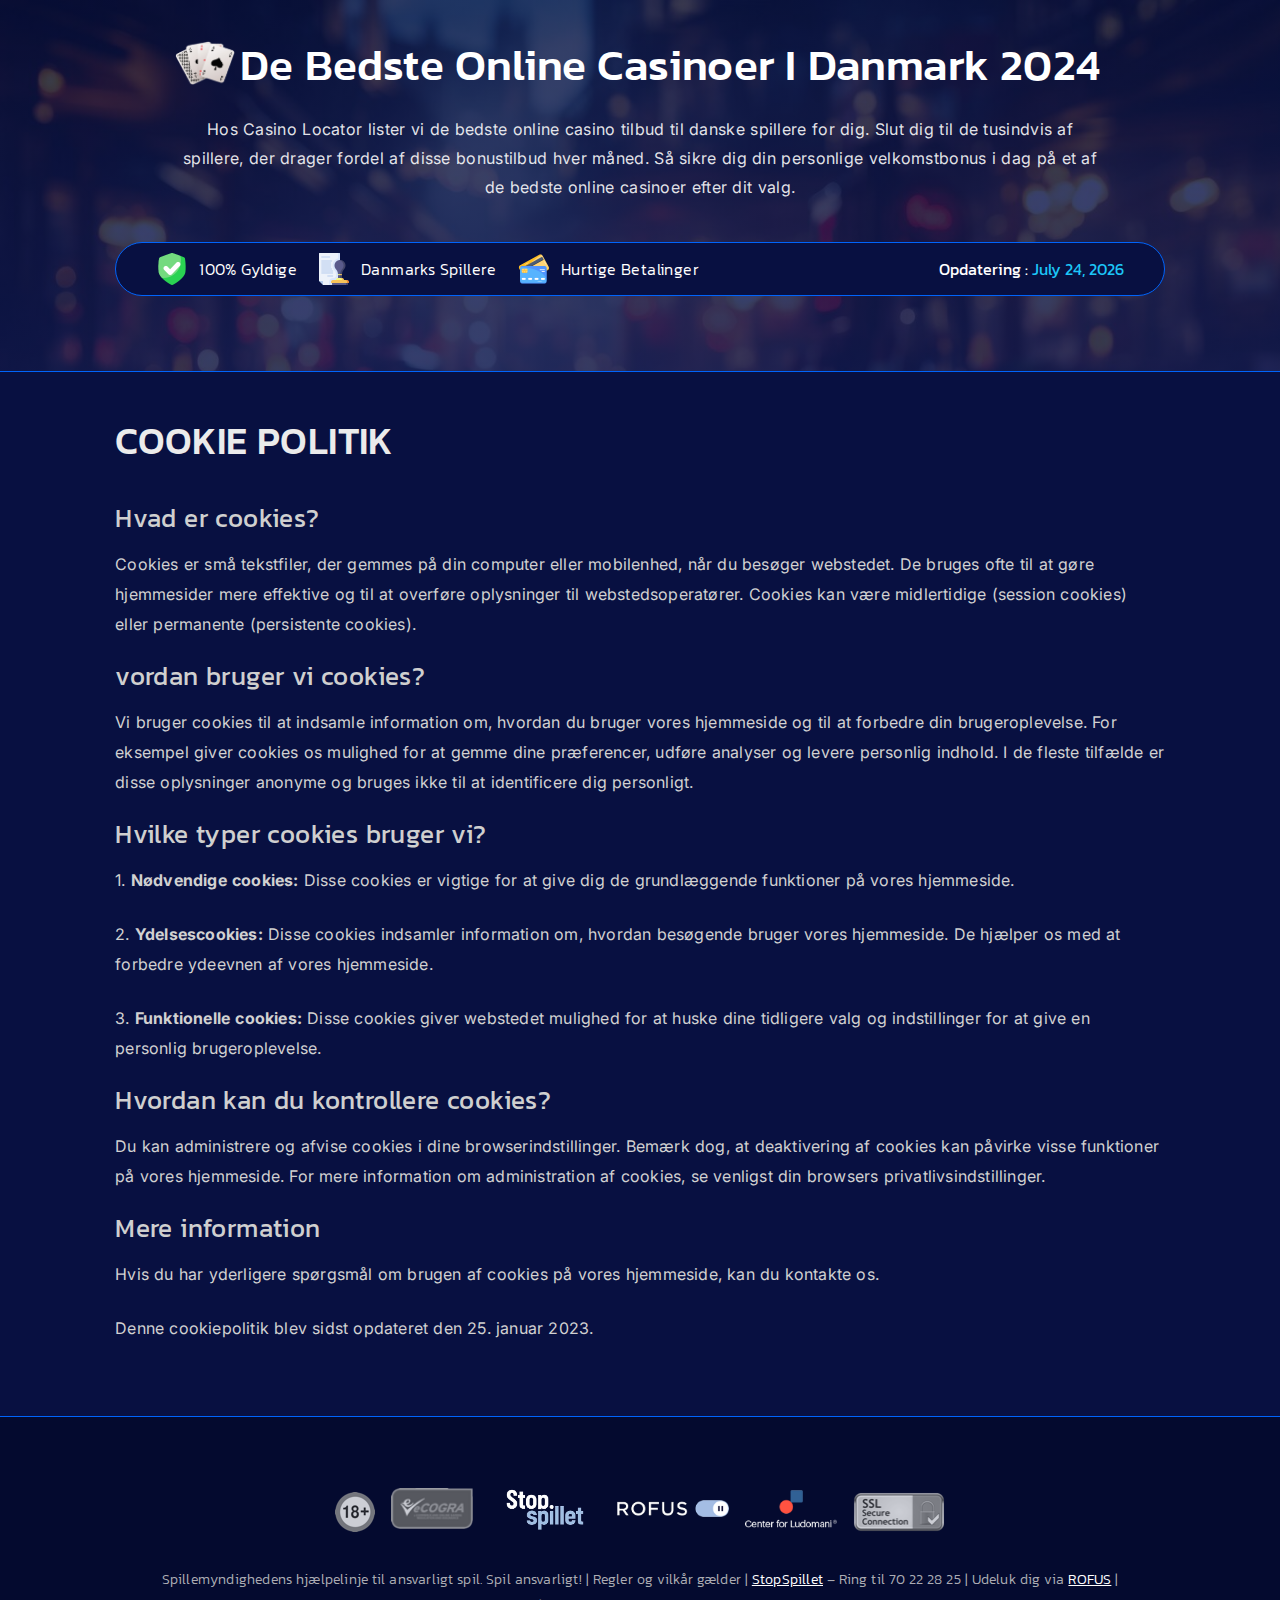
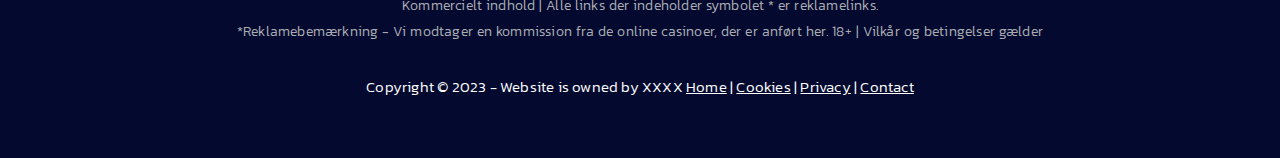
<file: cookie.html>
<!DOCTYPE html>
<html lang="en">
    <head>
        <meta charset="utf-8">
		<meta http-equiv="X-UA-Compatible" content="IE=edge">
		<meta name="viewport" content="width=device-width, initial-scale=1">
		<meta name="description" content="De Bedste Online Casinoer I Danmark 2024. Hos Casino Locator lister vi de bedste online casino tilbud til danske spillere for dig. Slut dig til de tusindvis af spillere, der drager fordel af disse bonustilbud hver måned. Så sikre dig din personlige velkomstbonus i dag på et af de bedste online casinoer efter dit valg.">
		<meta name="keywords" content="Best Denmark Casino, Denmark's Top Casinos, Denmark Casino booking, Denmark's Casino, Booking Denmark Premier Casino">


        <!-- ============= Title ====================== -->
        <title>De Bedste Online Casinoer i Danmark 2024</title>
        <link rel="shortcut icon" href="images/fav-icon.png" type="image/x-icon">

        <!-- ============= Custom Link ================ -->
        <link rel="stylesheet" href="css/style.css">
        <link rel="stylesheet" href="css/responsive.css">

        <!-- =============== Google Fonts =================== -->
        <link rel="preconnect" href="https://fonts.googleapis.com">
        <link rel="preconnect" href="https://fonts.gstatic.com" crossorigin="">
        <link href="https://fonts.googleapis.com/css2?family=Kanit:ital,wght@0,100;0,200;0,300;0,400;0,500;0,600;0,700;0,800;0,900;1,100;1,200;1,300;1,400;1,500;1,600;1,700;1,800;1,900&amp;display=swap" rel="stylesheet">
        <link rel="preconnect" href="https://fonts.googleapis.com">
        <link rel="preconnect" href="https://fonts.gstatic.com" crossorigin>
        <link href="https://fonts.googleapis.com/css2?family=Inter:wght@100..900&display=swap" rel="stylesheet">
    </head>

    <body class="bg">
        <!-- ====================== Header Section Start ================ -->
        <header class="header-padding">
            <div class="container">
                <div class="header-description">
                    <div class="header-text-description">
                        <h1><img src="images/header-logo.png">De Bedste Online Casinoer I Danmark 2024</h1>
                    </div>

                    <p>
                        Hos Casino Locator lister vi de bedste online casino tilbud til danske spillere for dig. Slut dig til de tusindvis af spillere, der drager fordel af disse bonustilbud hver måned. Så sikre dig din personlige velkomstbonus i dag på et af de bedste online casinoer efter dit valg.
                    </p>
                </div>
            </div>
        </header>
        <!-- ===================== Header Section End ======================= -->

        <main>
            <!-- ======================= Trust Section Start ============== -->
            <section class="trust">
                <div class="container">
                    <div class="trust-bar">
                        <div class="trust-content-icon">
                            <div class="trust-description">
                                <img src="images/shield.png">
                                <p>100% Gyldige</p>
                            </div>
                            
                            <div class="trust-description">
                                <img src="images/stamp.png">
                                <p>Danmarks Spillere</p>
                            </div>
                            
                            <div class="trust-description">
                                <img src="images/atm-card.png">
                                <p>Hurtige Betalinger</p>
                            </div>
                        </div>

                        <div class="trust-bar-date">
                            <p>Opdatering : <strong id="dynamic-date" style="font-size: 16px; color: #1cc6f8; font-weight: 400;"></strong></p>
                        </div>
                    </div>
                </div>
            </section>
            <!-- ========================= Trust Section End ========================== -->


            <!-- ========================= List Description Start ==================== -->
            <section class="footer-cp-content">
                <div class="footer-content">
                    <div class="footer-cp-bg pb-3">
                        <div class="container">
                            <div class="footer-txt  footer-text-2">
                                <h2>Cookie politik</h2>
                  
                                <div class="entry-content" itemprop="text">&nbsp; &nbsp; &nbsp; &nbsp; &nbsp; &nbsp;&nbsp;  
                                    <div class="page-content">
                                        <h5>Hvad er cookies?</h5>
                                        <p>Cookies er små tekstfiler, der gemmes på din computer eller mobilenhed, når du besøger webstedet. De bruges ofte til at gøre hjemmesider mere effektive og til at overføre oplysninger til webstedsoperatører. Cookies kan være midlertidige (session cookies) eller permanente (persistente cookies).</p>
                                        
                                        <h5>vordan bruger vi cookies?</h5>
                                        <p>Vi bruger cookies til at indsamle information om, hvordan du bruger vores hjemmeside og til at forbedre din brugeroplevelse. For eksempel giver cookies os mulighed for at gemme dine præferencer, udføre analyser og levere personlig indhold. I de fleste tilfælde er disse oplysninger anonyme og bruges ikke til at identificere dig personligt.</p>
                                        
                                        <h5>Hvilke typer cookies bruger vi?</h5>
                                        <p>1. <strong>Nødvendige cookies: </strong> Disse cookies er vigtige for at give dig de grundlæggende funktioner på vores hjemmeside.</p>
                                        <p>2. <strong>Ydelsescookies: </strong>Disse cookies indsamler information om, hvordan besøgende bruger vores hjemmeside. De hjælper os med at forbedre ydeevnen af ​​vores hjemmeside.</p>
                                        <p>3. <strong>Funktionelle cookies: </strong>Disse cookies giver webstedet mulighed for at huske dine tidligere valg og indstillinger for at give en personlig brugeroplevelse.</p>
                                        
                                        <h5>Hvordan kan du kontrollere cookies?</h5>
                                        <p>Du kan administrere og afvise cookies i dine browserindstillinger. Bemærk dog, at deaktivering af cookies kan påvirke visse funktioner på vores hjemmeside. For mere information om administration af cookies, se venligst din browsers privatlivsindstillinger.</p>
                                        
                                        <h5>Mere information</h5>
                                        <p>Hvis du har yderligere spørgsmål om brugen af ​​cookies på vores hjemmeside, kan du kontakte os.</p>
                                        
                                        <p>Denne cookiepolitik blev sidst opdateret den 25. januar 2023.</p>
                
                                    </div>&nbsp; &nbsp; &nbsp; &nbsp;&nbsp;
                                </div>
                            </div>    
                
                        </div>
                    </div>
                </div>
            </section>
            <!-- ========================= List Description End ====================== -->
        </main>


        <footer class="footer">
            <div class="container">
                <div class="footer-license-images">
                    <img class="footer-ico" src="images/18+.png" loading="lazy">
                    
                    <a href="https://ecogra.org/">
                        <img class="footer-ico  footer-icon-sm" src="images/e-cogra.png" loading="lazy">
                    </a>

                    <a href="https://www.stopspillet.dk/">
                        <img class="footer-ico  footer-icon-sm-2" src="images/stopspillet.png" loading="lazy">
                    </a>
                    
                    <a href="https://www.rofus.nu/">
                        <img class="footer-ico  footer-icon-sm-2" src="images/rofus.png" loading="lazy">
                    </a>
                    
                    <a href="https://ludomani.dk/">
                        <img class="footer-ico  footer-icon-sm-1" src="images/ludomani.png" loading="lazy">
                    </a>

                    <img class="footer-ico   footer-icon-sm-1" src="images/ssl-secure.png" loading="lazy">
                </div>
            

                <p class="footer-p-a"> Spillemyndighedens hjælpelinje til ansvarligt spil. Spil ansvarligt! | Regler og vilkår gælder | <a href="https://www.stopspillet.dk/" target="_blank" rel="nofollow noindex noopener">StopSpillet</a> – Ring til 70 22 28 25 | Udeluk dig via <a href="https://www.rofus.nu/" target="_blank" rel="nofollow noindex noopener"> ROFUS</a> | Kommercielt indhold | Alle links der indeholder symbolet * er reklamelinks.
                </p>

                <p class="footer-p-note">*Reklamebemærkning - Vi modtager en kommission fra de online casinoer, der er anført her. 18+ | Vilkår og betingelser gælder</p>
            </div>

            <div class="container text-center py-2">
                <p class="footer-copyright">
                    Copyright © 2023 - Website is owned by XXXX <a href="index.html">Home</a> | <a href="cookie.html">Cookies</a> | <a href="privacy.html">Privacy</a> | <a href="/kontakt/index.php">Contact</a>
                </p>
            </div>
        </footer>

        <!-- ================== Script ======================== -->
        <script>
            function formatDate(date) {
                const options = { month: 'long', day: 'numeric', year: 'numeric' };
                return date.toLocaleDateString('en-US', options);
            }
    
            function updateDate() {
                const dateElement = document.getElementById('dynamic-date');
                const currentDate = new Date();
                dateElement.textContent = formatDate(currentDate);
            }
    
            window.onload = updateDate;
        </script>
    </body>
</html>
</file>
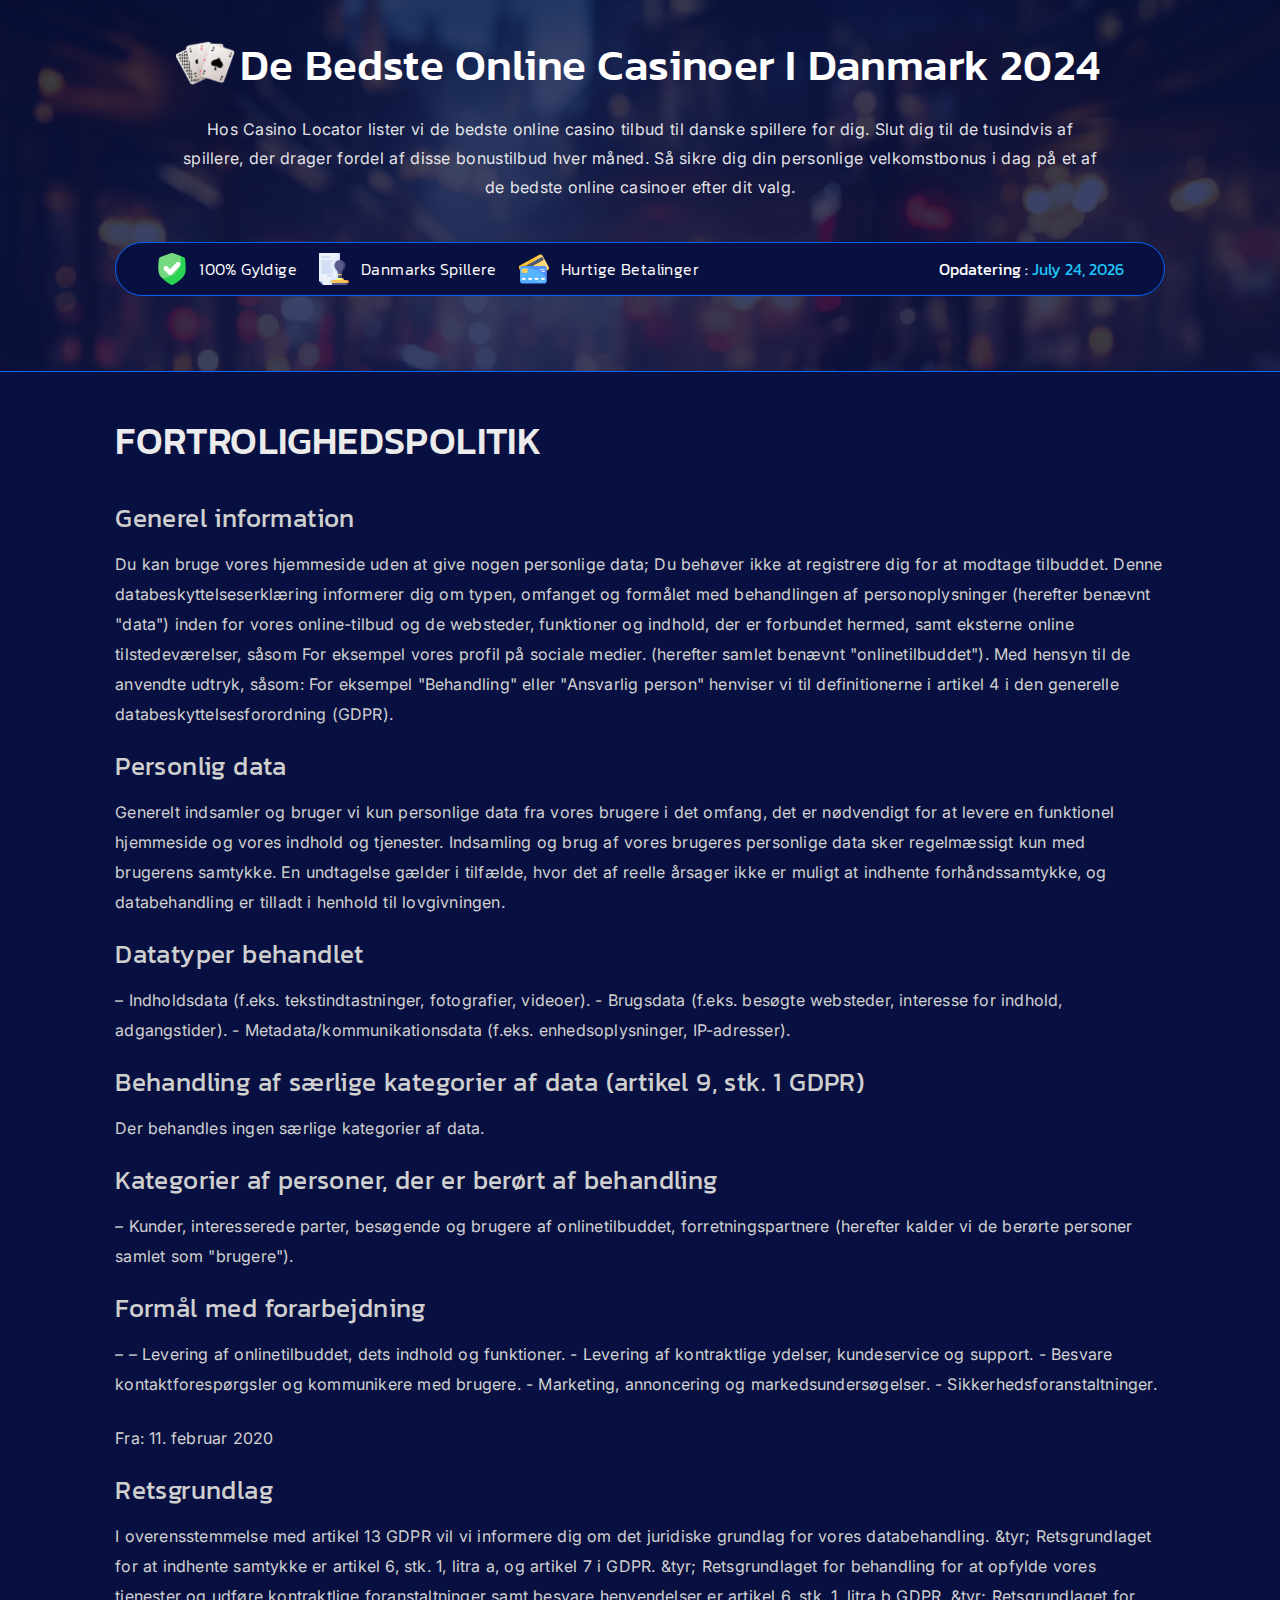
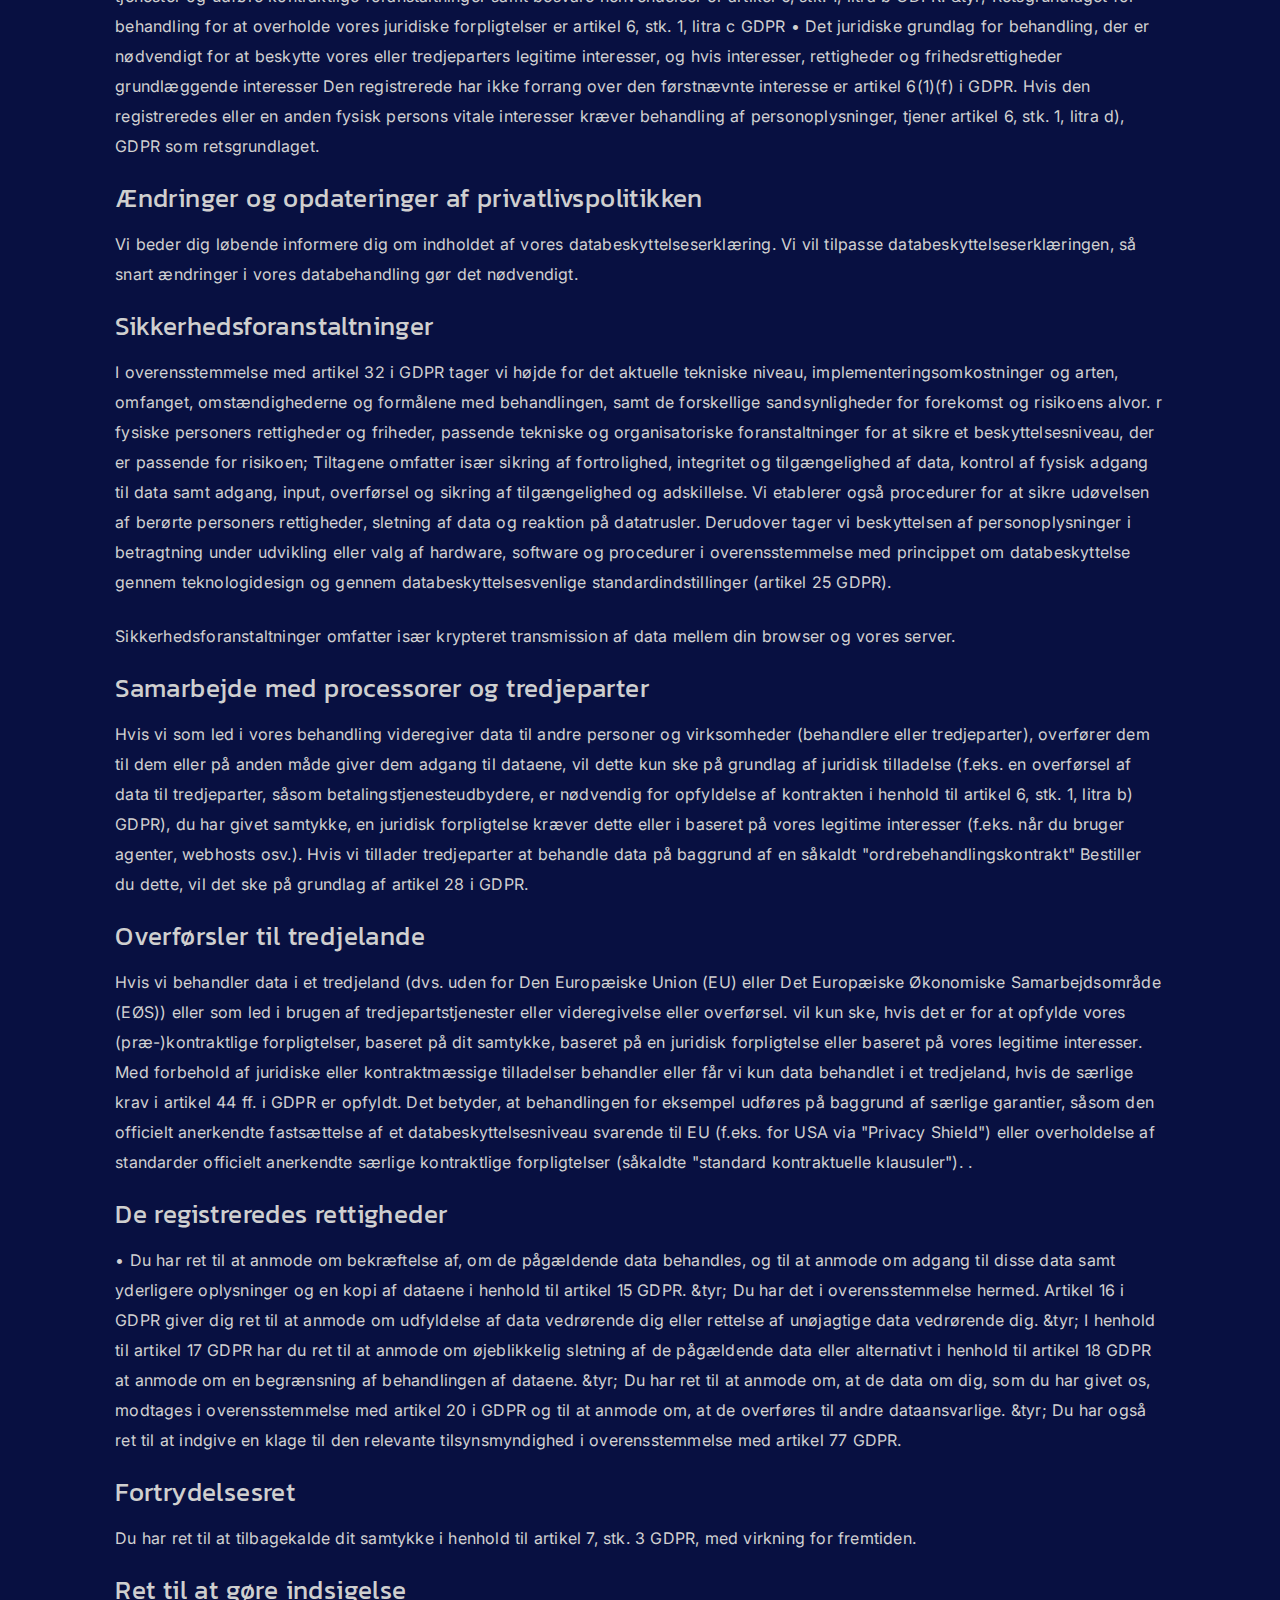
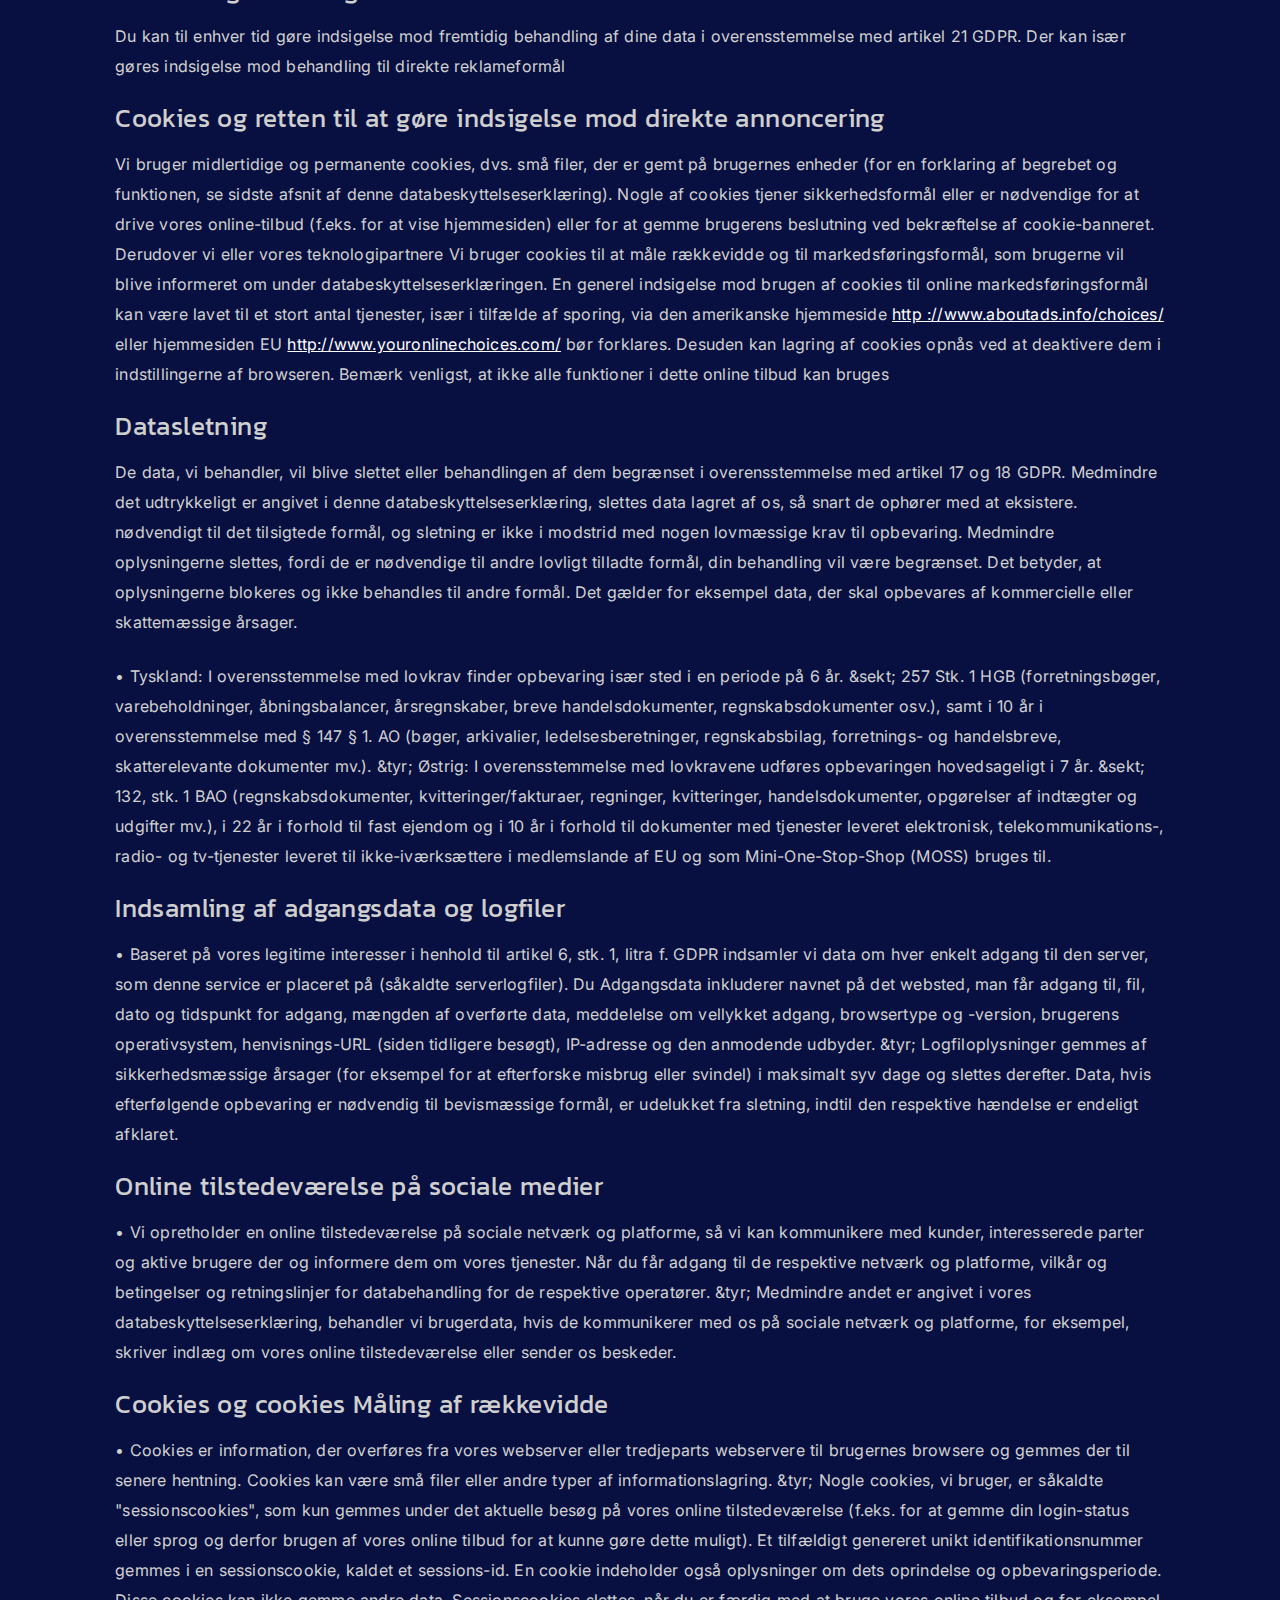
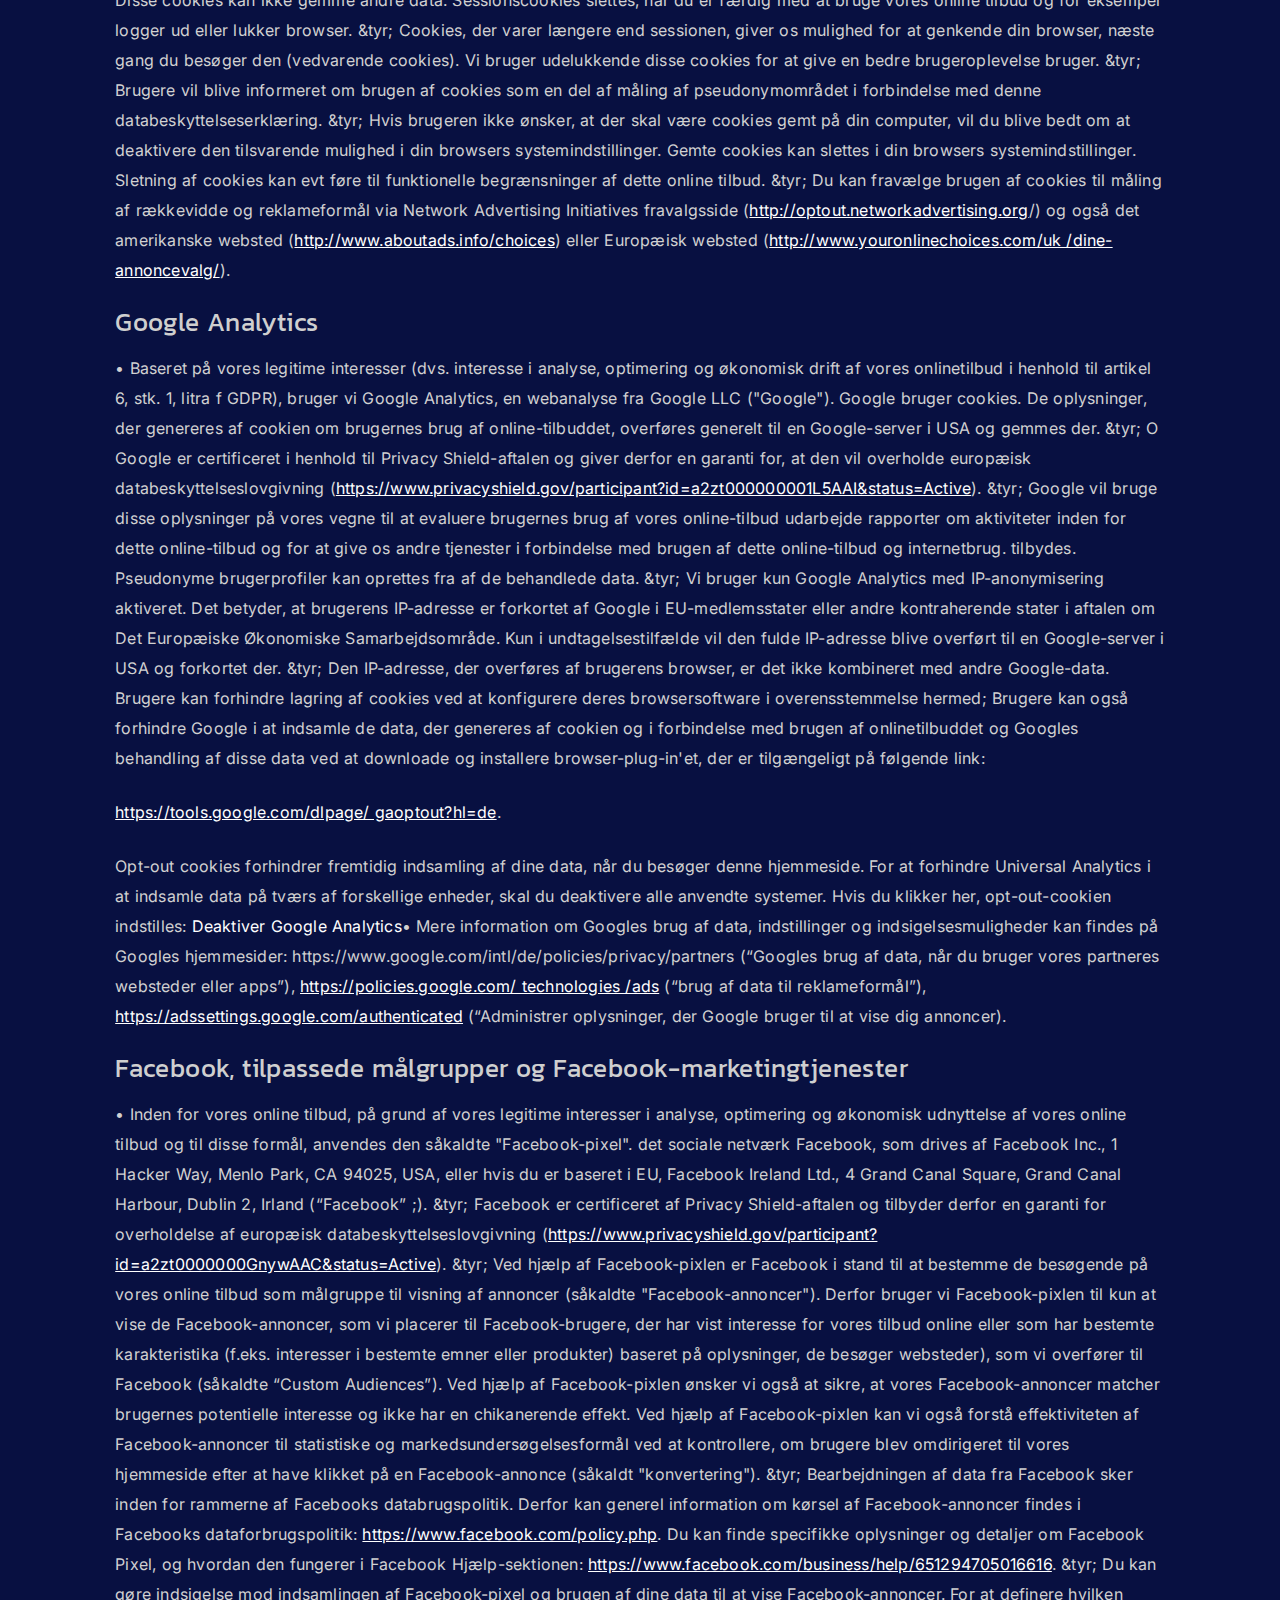
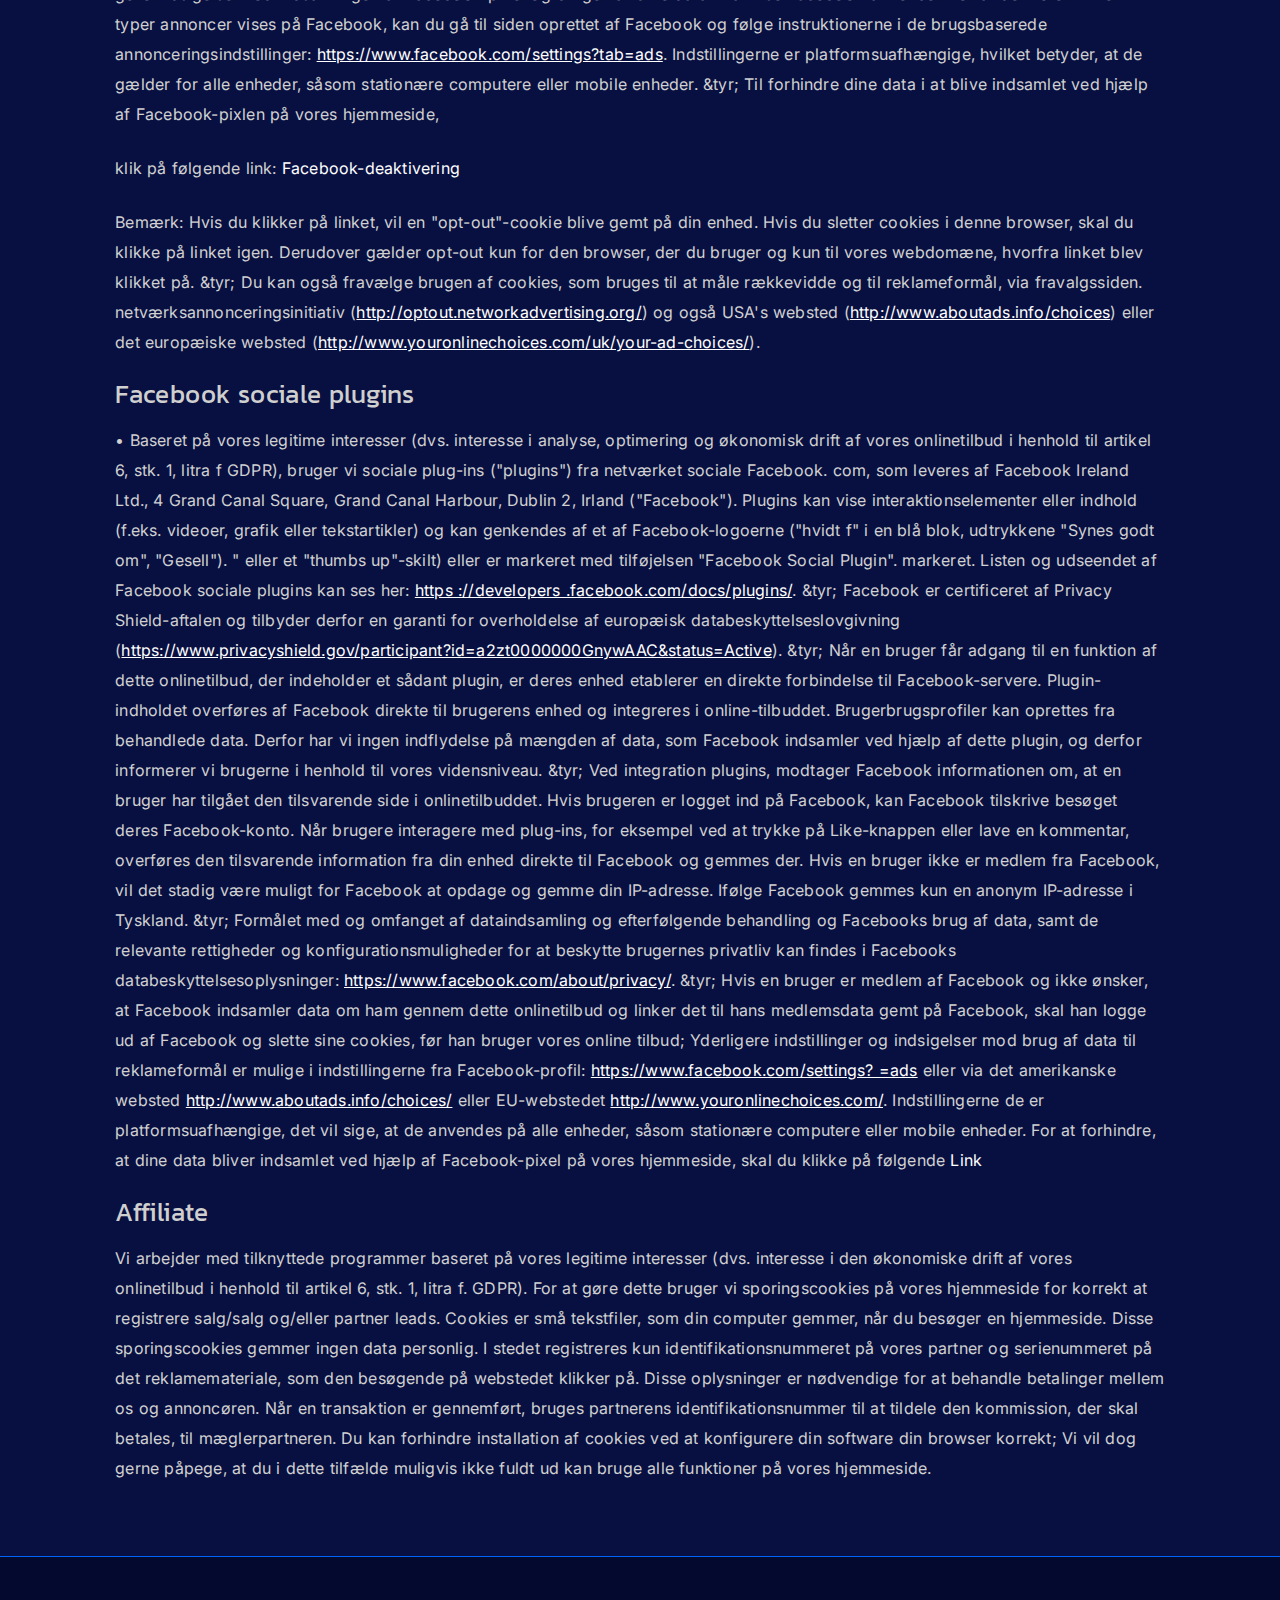
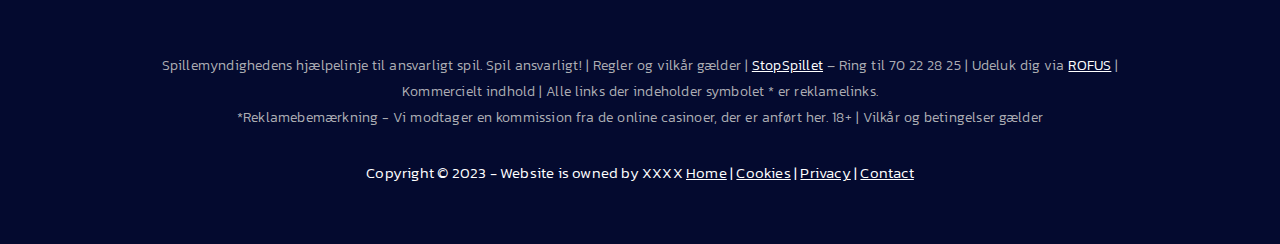
<file: privacy.html>
<!DOCTYPE html>
<html lang="en">
    <head>
        <meta charset="utf-8">
		<meta http-equiv="X-UA-Compatible" content="IE=edge">
		<meta name="viewport" content="width=device-width, initial-scale=1">
		<meta name="description" content="De Bedste Online Casinoer I Danmark 2024. Hos Casino Locator lister vi de bedste online casino tilbud til danske spillere for dig. Slut dig til de tusindvis af spillere, der drager fordel af disse bonustilbud hver måned. Så sikre dig din personlige velkomstbonus i dag på et af de bedste online casinoer efter dit valg.">
		<meta name="keywords" content="Best Denmark Casino, Denmark's Top Casinos, Denmark Casino booking, Denmark's Casino, Booking Denmark Premier Casino">


        <!-- ============= Title ====================== -->
        <title>De Bedste Online Casinoer i Danmark 2024</title>
        <link rel="shortcut icon" href="images/fav-icon.png" type="image/x-icon">

        <!-- ============= Custom Link ================ -->
        <link rel="stylesheet" href="css/style.css">
        <link rel="stylesheet" href="css/responsive.css">

        <!-- =============== Google Fonts =================== -->
        <link rel="preconnect" href="https://fonts.googleapis.com">
        <link rel="preconnect" href="https://fonts.gstatic.com" crossorigin="">
        <link href="https://fonts.googleapis.com/css2?family=Kanit:ital,wght@0,100;0,200;0,300;0,400;0,500;0,600;0,700;0,800;0,900;1,100;1,200;1,300;1,400;1,500;1,600;1,700;1,800;1,900&amp;display=swap" rel="stylesheet">
        <link rel="preconnect" href="https://fonts.googleapis.com">
        <link rel="preconnect" href="https://fonts.gstatic.com" crossorigin>
        <link href="https://fonts.googleapis.com/css2?family=Inter:wght@100..900&display=swap" rel="stylesheet">
    </head>

    <body class="bg">
        <!-- ====================== Header Section Start ================ -->
        <header class="header-padding">
            <div class="container">
                <div class="header-description">
                    <div class="header-text-description">
                        <h1><img src="images/header-logo.png">De Bedste Online Casinoer I Danmark 2024</h1>
                    </div>

                    <p>
                        Hos Casino Locator lister vi de bedste online casino tilbud til danske spillere for dig. Slut dig til de tusindvis af spillere, der drager fordel af disse bonustilbud hver måned. Så sikre dig din personlige velkomstbonus i dag på et af de bedste online casinoer efter dit valg.
                    </p>
                </div>
            </div>
        </header>
        <!-- ===================== Header Section End ======================= -->

        <main>
            <!-- ======================= Trust Section Start ============== -->
            <section class="trust">
                <div class="container">
                    <div class="trust-bar">
                        <div class="trust-content-icon">
                            <div class="trust-description">
                                <img src="images/shield.png">
                                <p>100% Gyldige</p>
                            </div>
                            
                            <div class="trust-description">
                                <img src="images/stamp.png">
                                <p>Danmarks Spillere</p>
                            </div>
                            
                            <div class="trust-description">
                                <img src="images/atm-card.png">
                                <p>Hurtige Betalinger</p>
                            </div>
                        </div>

                        <div class="trust-bar-date">
                            <p>Opdatering : <strong id="dynamic-date" style="font-size: 16px; color: #1cc6f8; font-weight: 400;"></strong></p>
                        </div>
                    </div>
                </div>
            </section>
            <!-- ========================= Trust Section End ========================== -->


            <!-- ========================= List Description Start ==================== -->
            <section class="footer-cp-content">
                <div class="footer-content">
                    <div class="footer-cp-bg pb-3">
                        <div class="container">
                            <div class="footer-txt footer-text-2">
                                <h2>FORTROLIGHEDSPOLITIK</h2>
                  
                                <div class="entry-content" itemprop="text">&nbsp; &nbsp; &nbsp; &nbsp; &nbsp; &nbsp;&nbsp;
                                    <div class="page-content">
                                        <h5>Generel information</h5>
                                        <p>Du kan bruge vores hjemmeside uden at give nogen personlige data; Du behøver ikke at registrere dig for at modtage tilbuddet. Denne databeskyttelseserklæring informerer dig om typen, omfanget og formålet med behandlingen af ​​personoplysninger (herefter benævnt "data") inden for vores online-tilbud og de websteder, funktioner og indhold, der er forbundet hermed, samt eksterne online tilstedeværelser, såsom For eksempel vores profil på sociale medier. (herefter samlet benævnt "onlinetilbuddet"). Med hensyn til de anvendte udtryk, såsom: For eksempel "Behandling" eller "Ansvarlig person" henviser vi til definitionerne i artikel 4 i den generelle databeskyttelsesforordning (GDPR).</p>
                                
                                
                                        <h5>Personlig data</h5>
                                        <p>Generelt indsamler og bruger vi kun personlige data fra vores brugere i det omfang, det er nødvendigt for at levere en funktionel hjemmeside og vores indhold og tjenester. Indsamling og brug af vores brugeres personlige data sker regelmæssigt kun med brugerens samtykke. En undtagelse gælder i tilfælde, hvor det af reelle årsager ikke er muligt at indhente forhåndssamtykke, og databehandling er tilladt i henhold til lovgivningen.</p>
                                
                                
                                        <h5>Datatyper behandlet</h5>
                                        <p>&ndash; Indholdsdata (f.eks. tekstindtastninger, fotografier, videoer). - Brugsdata (f.eks. besøgte websteder, interesse for indhold, adgangstider). - Metadata/kommunikationsdata (f.eks. enhedsoplysninger, IP-adresser).</p>
                                
                                
                                        <h5>Behandling af særlige kategorier af data (artikel 9, stk. 1 GDPR)</h5>
                                        <p>Der behandles ingen særlige kategorier af data.</p>
                                
                                
                                        <h5>Kategorier af personer, der er berørt af behandling</h5>
                                        <p>&ndash; Kunder, interesserede parter, besøgende og brugere af onlinetilbuddet, forretningspartnere (herefter kalder vi de berørte personer samlet som "brugere").</p>
                                
                                
                                        <h5>Formål med forarbejdning</h5>
                                        <p>&ndash; – Levering af onlinetilbuddet, dets indhold og funktioner. - Levering af kontraktlige ydelser, kundeservice og support. - Besvare kontaktforespørgsler og kommunikere med brugere. - Marketing, annoncering og markedsundersøgelser. - Sikkerhedsforanstaltninger.</p>
                                        <p>Fra: 11. februar 2020</p>
                                
                                
                                        <h5>Retsgrundlag</h5>
                                        <p>I overensstemmelse med artikel 13 GDPR vil vi informere dig om det juridiske grundlag for vores databehandling. &tyr; Retsgrundlaget for at indhente samtykke er artikel 6, stk. 1, litra a, og artikel 7 i GDPR. &tyr; Retsgrundlaget for behandling for at opfylde vores tjenester og udføre kontraktlige foranstaltninger samt besvare henvendelser er artikel 6, stk. 1, litra b GDPR. &tyr; Retsgrundlaget for behandling for at overholde vores juridiske forpligtelser er artikel 6, stk. 1, litra c GDPR • Det juridiske grundlag for behandling, der er nødvendigt for at beskytte vores eller tredjeparters legitime interesser, og hvis interesser, rettigheder og frihedsrettigheder grundlæggende interesser Den registrerede har ikke forrang over den førstnævnte interesse er artikel 6(1)(f) i GDPR. Hvis den registreredes eller en anden fysisk persons vitale interesser kræver behandling af personoplysninger, tjener artikel 6, stk. 1, litra d), GDPR som retsgrundlaget.</p>
                                
                                
                                        <h5>Ændringer og opdateringer af privatlivspolitikken</h5>
                                        <p>Vi beder dig løbende informere dig om indholdet af vores databeskyttelseserklæring. Vi vil tilpasse databeskyttelseserklæringen, så snart ændringer i vores databehandling gør det nødvendigt.</p>
                                
                                
                                        <h5>Sikkerhedsforanstaltninger</h5>
                                        <p>I overensstemmelse med artikel 32 i GDPR tager vi højde for det aktuelle tekniske niveau, implementeringsomkostninger og arten, omfanget, omstændighederne og formålene med behandlingen, samt de forskellige sandsynligheder for forekomst og risikoens alvor. r fysiske personers rettigheder og friheder, passende tekniske og organisatoriske foranstaltninger for at sikre et beskyttelsesniveau, der er passende for risikoen; Tiltagene omfatter især sikring af fortrolighed, integritet og tilgængelighed af data, kontrol af fysisk adgang til data samt adgang, input, overførsel og sikring af tilgængelighed og adskillelse. Vi etablerer også procedurer for at sikre udøvelsen af ​​berørte personers rettigheder, sletning af data og reaktion på datatrusler. Derudover tager vi beskyttelsen af ​​personoplysninger i betragtning under udvikling eller valg af hardware, software og procedurer i overensstemmelse med princippet om databeskyttelse gennem teknologidesign og gennem databeskyttelsesvenlige standardindstillinger (artikel 25 GDPR).
                                        </p>
                                        <p>Sikkerhedsforanstaltninger omfatter især krypteret transmission af data mellem din browser og vores server.</p>
                                
                                
                                        <h5>Samarbejde med processorer og tredjeparter</h5>
                                        <p>Hvis vi som led i vores behandling videregiver data til andre personer og virksomheder (behandlere eller tredjeparter), overfører dem til dem eller på anden måde giver dem adgang til dataene, vil dette kun ske på grundlag af juridisk tilladelse (f.eks. en overførsel af data til tredjeparter, såsom betalingstjenesteudbydere, er nødvendig for opfyldelse af kontrakten i henhold til artikel 6, stk. 1, litra b) GDPR), du har givet samtykke, en juridisk forpligtelse kræver dette eller i baseret på vores legitime interesser (f.eks. når du bruger agenter, webhosts osv.). Hvis vi tillader tredjeparter at behandle data på baggrund af en såkaldt "ordrebehandlingskontrakt" Bestiller du dette, vil det ske på grundlag af artikel 28 i GDPR.</p>
                                
                                
                                        <h5>Overførsler til tredjelande</h5>
                                        <p>Hvis vi behandler data i et tredjeland (dvs. uden for Den Europæiske Union (EU) eller Det Europæiske Økonomiske Samarbejdsområde (EØS)) eller som led i brugen af ​​tredjepartstjenester eller videregivelse eller overførsel. vil kun ske, hvis det er for at opfylde vores (præ-)kontraktlige forpligtelser, baseret på dit samtykke, baseret på en juridisk forpligtelse eller baseret på vores legitime interesser. Med forbehold af juridiske eller kontraktmæssige tilladelser behandler eller får vi kun data behandlet i et tredjeland, hvis de særlige krav i artikel 44 ff. i GDPR er opfyldt. Det betyder, at behandlingen for eksempel udføres på baggrund af særlige garantier, såsom den officielt anerkendte fastsættelse af et databeskyttelsesniveau svarende til EU (f.eks. for USA via "Privacy Shield") eller overholdelse af standarder officielt anerkendte særlige kontraktlige forpligtelser (såkaldte "standard kontraktuelle klausuler"). .
                                        </p>
                                
                                
                                        <h5>De registreredes rettigheder</h5>
                                        <p>&bull; Du har ret til at anmode om bekræftelse af, om de pågældende data behandles, og til at anmode om adgang til disse data samt yderligere oplysninger og en kopi af dataene i henhold til artikel 15 GDPR. &tyr; Du har det i overensstemmelse hermed. Artikel 16 i GDPR giver dig ret til at anmode om udfyldelse af data vedrørende dig eller rettelse af unøjagtige data vedrørende dig. &tyr; I henhold til artikel 17 GDPR har du ret til at anmode om øjeblikkelig sletning af de pågældende data eller alternativt i henhold til artikel 18 GDPR at anmode om en begrænsning af behandlingen af ​​dataene. &tyr; Du har ret til at anmode om, at de data om dig, som du har givet os, modtages i overensstemmelse med artikel 20 i GDPR og til at anmode om, at de overføres til andre dataansvarlige. &tyr; Du har også ret til at indgive en klage til den relevante tilsynsmyndighed i overensstemmelse med artikel 77 GDPR.</p>
                            
                            
                                        <h5>Fortrydelsesret</h5>
                                        <p>Du har ret til at tilbagekalde dit samtykke i henhold til artikel 7, stk. 3 GDPR, med virkning for fremtiden.</p>
                            
                            
                                        <h5>Ret til at gøre indsigelse</h5>
                                        <p>Du kan til enhver tid gøre indsigelse mod fremtidig behandling af dine data i overensstemmelse med artikel 21 GDPR. Der kan især gøres indsigelse mod behandling til direkte reklameformål</p>
                            
                            
                                        <h5>Cookies og retten til at gøre indsigelse mod direkte annoncering</h5>
                                        <p>Vi bruger midlertidige og permanente cookies, dvs. små filer, der er gemt på brugernes enheder (for en forklaring af begrebet og funktionen, se sidste afsnit af denne databeskyttelseserklæring). Nogle af cookies
                                        tjener sikkerhedsformål eller er nødvendige for at drive vores online-tilbud (f.eks. for at vise hjemmesiden) eller for at gemme brugerens beslutning ved bekræftelse af cookie-banneret. Derudover vi eller vores teknologipartnere
                                        Vi bruger cookies til at måle rækkevidde og til markedsføringsformål, som brugerne vil blive informeret om under databeskyttelseserklæringen. En generel indsigelse mod brugen af ​​cookies til online markedsføringsformål kan være
                                        lavet til et stort antal tjenester, især i tilfælde af sporing, via den amerikanske hjemmeside <a href="http://www.aboutads.info/ choices /" target="_blank" rel="noopener nofollow">http ://www.aboutads.info/choices/</a> eller hjemmesiden
                                        EU <a href="http://www.youronlinechoices.com /" target="_blank" rel="noopener nofollow">http://www.youronlinechoices.com/</a> bør forklares. Desuden kan lagring af cookies opnås ved at deaktivere dem i indstillingerne
                                        af browseren. Bemærk venligst, at ikke alle funktioner i dette online tilbud kan bruges
                                        </p>
                
                
                                        <h5>Datasletning</h5>
                                        <p>De data, vi behandler, vil blive slettet eller behandlingen af ​​dem begrænset i overensstemmelse med artikel 17 og 18 GDPR. Medmindre det udtrykkeligt er angivet i denne databeskyttelseserklæring, slettes data lagret af os, så snart de ophører med at eksistere.
                                        nødvendigt til det tilsigtede formål, og sletning er ikke i modstrid med nogen lovmæssige krav til opbevaring. Medmindre oplysningerne slettes, fordi de er nødvendige til andre lovligt tilladte formål,
                                        din behandling vil være begrænset. Det betyder, at oplysningerne blokeres og ikke behandles til andre formål. Det gælder for eksempel data, der skal opbevares af kommercielle eller skattemæssige årsager.
                                        </p>
                                        <p>&bull; Tyskland: I overensstemmelse med lovkrav finder opbevaring især sted i en periode på 6 år. &sekt; 257 Stk. 1 HGB (forretningsbøger, varebeholdninger, åbningsbalancer, årsregnskaber, breve
                                        handelsdokumenter, regnskabsdokumenter osv.), samt i 10 år i overensstemmelse med &sect; 147 § 1. AO (bøger, arkivalier, ledelsesberetninger, regnskabsbilag, forretnings- og handelsbreve, skatterelevante dokumenter mv.).
                                        &tyr; Østrig: I overensstemmelse med lovkravene udføres opbevaringen hovedsageligt i 7 år. &sekt; 132, stk. 1 BAO (regnskabsdokumenter, kvitteringer/fakturaer, regninger, kvitteringer, handelsdokumenter, opgørelser af
                                        indtægter og udgifter mv.), i 22 år i forhold til fast ejendom og i 10 år i forhold til dokumenter med tjenester leveret elektronisk, telekommunikations-, radio- og tv-tjenester leveret til ikke-iværksættere i medlemslande
                                        af EU og som Mini-One-Stop-Shop (MOSS) bruges til.</p>
                            
                            
                                        <h5>Indsamling af adgangsdata og logfiler</h5>
                                        <p>&bull; Baseret på vores legitime interesser i henhold til artikel 6, stk. 1, litra f. GDPR indsamler vi data om hver enkelt adgang til den server, som denne service er placeret på (såkaldte serverlogfiler). Du
                                        Adgangsdata inkluderer navnet på det websted, man får adgang til, fil, dato og tidspunkt for adgang, mængden af ​​overførte data, meddelelse om vellykket adgang, browsertype og -version, brugerens operativsystem, henvisnings-URL (siden
                                        tidligere besøgt), IP-adresse og den anmodende udbyder. &tyr; Logfiloplysninger gemmes af sikkerhedsmæssige årsager (for eksempel for at efterforske misbrug eller svindel) i maksimalt syv dage og slettes derefter.
                                        Data, hvis efterfølgende opbevaring er nødvendig til bevismæssige formål, er udelukket fra sletning, indtil den respektive hændelse er endeligt afklaret.
                                        </p>
                
                
                                        <h5>Online tilstedeværelse på sociale medier</h5>
                                        <p>&bull; Vi opretholder en online tilstedeværelse på sociale netværk og platforme, så vi kan kommunikere med kunder, interesserede parter og aktive brugere der og informere dem om vores tjenester. Når du får adgang til de respektive netværk og platforme,
                                        vilkår og betingelser og retningslinjer for databehandling for de respektive operatører. &tyr; Medmindre andet er angivet i vores databeskyttelseserklæring, behandler vi brugerdata, hvis de kommunikerer med os på
                                        sociale netværk og platforme, for eksempel, skriver indlæg om vores online tilstedeværelse eller sender os beskeder.</p>
                            
                            
                                        <h5>Cookies og cookies Måling af rækkevidde</h5>
                                        <p>&bull; Cookies er information, der overføres fra vores webserver eller tredjeparts webservere til brugernes browsere og gemmes der til senere hentning. Cookies kan være små filer eller andre typer
                                        af informationslagring. &tyr; Nogle cookies, vi bruger, er såkaldte "sessionscookies", som kun gemmes under det aktuelle besøg på vores online tilstedeværelse (f.eks. for at gemme din login-status eller
                                        sprog og derfor brugen af ​​vores online tilbud for at kunne gøre dette muligt). Et tilfældigt genereret unikt identifikationsnummer gemmes i en sessionscookie, kaldet et sessions-id. En cookie indeholder også
                                        oplysninger om dets oprindelse og opbevaringsperiode. Disse cookies kan ikke gemme andre data. Sessionscookies slettes, når du er færdig med at bruge vores online tilbud og for eksempel logger ud eller lukker
                                        browser. &tyr; Cookies, der varer længere end sessionen, giver os mulighed for at genkende din browser, næste gang du besøger den (vedvarende cookies). Vi bruger udelukkende disse cookies for at give en bedre brugeroplevelse
                                        bruger. &tyr; Brugere vil blive informeret om brugen af ​​cookies som en del af måling af pseudonymområdet i forbindelse med denne databeskyttelseserklæring. &tyr; Hvis brugeren ikke ønsker, at der skal være cookies
                                        gemt på din computer, vil du blive bedt om at deaktivere den tilsvarende mulighed i din browsers systemindstillinger. Gemte cookies kan slettes i din browsers systemindstillinger. Sletning af cookies kan evt
                                        føre til funktionelle begrænsninger af dette online tilbud. &tyr; Du kan fravælge brugen af ​​cookies til måling af rækkevidde og reklameformål via Network Advertising Initiatives fravalgsside (<a href="http://optout.networkadvertising.org/"
                                        target="_blank" rel="noopener nofollow ">http://optout.networkadvertising.org</a>/) og også det amerikanske websted (<a href="http://www.aboutads.info/choices " target="_blank" rel="noopener nofollow">http://www.aboutads.info/choices</a>) eller
                                        Europæisk websted (<a href="http://www.youronlinechoices.com/uk/your-ad-choices/" target="_blank " rel="noopener nofollow">http://www.youronlinechoices.com/uk /dine-annoncevalg/</a>).
                
                                        </p>
                
                
                                        <h5>Google Analytics</h5>
                                        <p>&bull; Baseret på vores legitime interesser (dvs. interesse i analyse, optimering og økonomisk drift af vores onlinetilbud i henhold til artikel 6, stk. 1, litra f GDPR), bruger vi Google Analytics, en
                                        webanalyse fra Google LLC ("Google"). Google bruger cookies. De oplysninger, der genereres af cookien om brugernes brug af online-tilbuddet, overføres generelt til en Google-server i USA og gemmes der. &tyr; O
                                        Google er certificeret i henhold til Privacy Shield-aftalen og giver derfor en garanti for, at den vil overholde europæisk databeskyttelseslovgivning (<a href="https://www.privacyshield.gov/participant?id=a2zt000000001L5AAI&status=Active" target= "_blank "
                                        rel="noopener nofollow">https://www.privacyshield.gov/participant?id=a2zt000000001L5AAI&amp;status=Active</a>). &tyr; Google vil bruge disse oplysninger på vores vegne til at evaluere brugernes brug af vores online-tilbud
                                        udarbejde rapporter om aktiviteter inden for dette online-tilbud og for at give os andre tjenester i forbindelse med brugen af ​​dette online-tilbud og internetbrug. tilbydes. Pseudonyme brugerprofiler kan oprettes fra
                                        af de behandlede data. &tyr; Vi bruger kun Google Analytics med IP-anonymisering aktiveret. Det betyder, at brugerens IP-adresse er forkortet af Google i EU-medlemsstater eller andre kontraherende stater
                                        i aftalen om Det Europæiske Økonomiske Samarbejdsområde. Kun i undtagelsestilfælde vil den fulde IP-adresse blive overført til en Google-server i USA og forkortet der. &tyr; Den IP-adresse, der overføres af brugerens browser, er det ikke
                                        kombineret med andre Google-data. Brugere kan forhindre lagring af cookies ved at konfigurere deres browsersoftware i overensstemmelse hermed; Brugere kan også forhindre Google i at indsamle de data, der genereres af cookien
                                        og i forbindelse med brugen af ​​onlinetilbuddet og Googles behandling af disse data ved at downloade og installere browser-plug-in'et, der er tilgængeligt på følgende link:
                                        </p>
                                        
                                        <p><a href="https://tools.google.com/dlpage/gaoptout?hl=de" target="_blank" rel="noopener nofollow">https://tools.google.com/dlpage/ gaoptout?hl=de</a>.</p>
                
                
                                        <p>Opt-out cookies forhindrer fremtidig indsamling af dine data, når du besøger denne hjemmeside. For at forhindre Universal Analytics i at indsamle data på tværs af forskellige enheder, skal du deaktivere alle anvendte systemer. Hvis du klikker her, opt-out-cookien indstilles: <a>Deaktiver Google Analytics</a>&bull; Mere information om Googles brug af data, indstillinger og indsigelsesmuligheder kan findes på Googles hjemmesider: https://www.google.com/intl/de/policies/privacy/partners (&ldquo;Googles brug af data, når du bruger vores partneres websteder eller apps&rdquo;), <a href="https://policies.google.com/technologies/ads" target="_blank" rel="noopener nofollow" > https://policies.google.com/ technologies /ads</a> (&ldquo;brug af data til reklameformål&rdquo;), <a href="https://adssettings.google.com/authenticated" target=" _blank " rel="noopener nofollow">https://adssettings.google.com/authenticated</a> (&ldquo;Administrer oplysninger, der Google bruger til at vise dig annoncer).</p>
                            
                            
                                        <h5>Facebook, tilpassede målgrupper og Facebook-marketingtjenester</h5>
                                        <p>&bull; Inden for vores online tilbud, på grund af vores legitime interesser i analyse, optimering og økonomisk udnyttelse af vores online tilbud og til disse formål, anvendes den såkaldte "Facebook-pixel". det sociale netværk Facebook, som
                                        drives af Facebook Inc., 1 Hacker Way, Menlo Park, CA 94025, USA, eller hvis du er baseret i EU, Facebook Ireland Ltd., 4 Grand Canal Square, Grand Canal Harbour, Dublin 2, Irland (&ldquo;Facebook&rdquo; ;). &tyr; Facebook
                                        er certificeret af Privacy Shield-aftalen og tilbyder derfor en garanti for overholdelse af europæisk databeskyttelseslovgivning (<a href="https://www.privacyshield.gov/participant?id=a2zt0000000GnywAAC&status=Active" target=" _blank "
                                        rel="noopener nofollow">https://www.privacyshield.gov/participant?id=a2zt0000000GnywAAC&amp;status=Active</a>). &tyr; Ved hjælp af Facebook-pixlen er Facebook i stand til at bestemme de besøgende på vores online tilbud som målgruppe
                                        til visning af annoncer (såkaldte "Facebook-annoncer"). Derfor bruger vi Facebook-pixlen til kun at vise de Facebook-annoncer, som vi placerer til Facebook-brugere, der har vist interesse for vores tilbud
                                        online eller som har bestemte karakteristika (f.eks. interesser i bestemte emner eller produkter) baseret på oplysninger, de besøger websteder), som vi overfører til Facebook (såkaldte &ldquo;Custom Audiences&rdquo;).
                                        Ved hjælp af Facebook-pixlen ønsker vi også at sikre, at vores Facebook-annoncer matcher brugernes potentielle interesse og ikke har en chikanerende effekt. Ved hjælp af Facebook-pixlen kan vi også forstå
                                        effektiviteten af ​​Facebook-annoncer til statistiske og markedsundersøgelsesformål ved at kontrollere, om brugere blev omdirigeret til vores hjemmeside efter at have klikket på en Facebook-annonce (såkaldt "konvertering"). &tyr; Bearbejdningen
                                        af data fra Facebook sker inden for rammerne af Facebooks databrugspolitik. Derfor kan generel information om kørsel af Facebook-annoncer findes i Facebooks dataforbrugspolitik: <a href="https://www.facebook.com/policy.php"
                                        target="_blank" rel="noopener nofollow"> https://www.facebook.com/policy.php</a>. Du kan finde specifikke oplysninger og detaljer om Facebook Pixel, og hvordan den fungerer i Facebook Hjælp-sektionen: <a href="https://www.facebook.com/business/help/651294705016616"
                                        target="_blank" rel=" noopener nofollow">https://www.facebook.com/business/help/651294705016616</a>. &tyr; Du kan gøre indsigelse mod indsamlingen af ​​Facebook-pixel og brugen af ​​dine data til at vise Facebook-annoncer. For at definere hvilken
                                        typer annoncer vises på Facebook, kan du gå til siden oprettet af Facebook og følge instruktionerne i de brugsbaserede annonceringsindstillinger: <a href="https://www.facebook.com/settings?tab=ads " target ="_blank"
                                        rel="noopener nofollow">https://www.facebook.com/settings?tab=ads</a>. Indstillingerne er platformsuafhængige, hvilket betyder, at de gælder for alle enheder, såsom stationære computere eller mobile enheder. &tyr; Til
                                        forhindre dine data i at blive indsamlet ved hjælp af Facebook-pixlen på vores hjemmeside,</p>
                            
                            
                                        <p>klik på følgende link: <a>Facebook-deaktivering</a></p>
                                        <p>Bemærk: Hvis du klikker på linket, vil en "opt-out"-cookie blive gemt på din enhed. Hvis du sletter cookies i denne browser, skal du klikke på linket igen. Derudover gælder opt-out kun for den browser, der
                                        du bruger og kun til vores webdomæne, hvorfra linket blev klikket på. &tyr; Du kan også fravælge brugen af ​​cookies, som bruges til at måle rækkevidde og til reklameformål, via fravalgssiden.
                                        netværksannonceringsinitiativ (<a href="http://optout.networkadvertising.org/" target="_blank" rel="noopener nofollow">http://optout.networkadvertising.org/</a>) og også USA's websted (<a href="http://www.aboutads.info/choices"
                                        target="_blank" rel="noopener nofollow">http://www.aboutads.info/choices</a>) eller det europæiske websted (<a href="http://www.youronlinechoices.com/uk/ your- ad -choices/" target="_blank" rel="noopener nofollow">http://www.youronlinechoices.com/uk/your-ad-choices/</a>).
                                        </p>
                            
                            
                                        <h5>Facebook sociale plugins</h5>
                                        <p>&bull; Baseret på vores legitime interesser (dvs. interesse i analyse, optimering og økonomisk drift af vores onlinetilbud i henhold til artikel 6, stk. 1, litra f GDPR), bruger vi sociale plug-ins ("plugins") fra netværket
                                        sociale Facebook. com, som leveres af Facebook Ireland Ltd., 4 Grand Canal Square, Grand Canal Harbour, Dublin 2, Irland ("Facebook"). Plugins kan vise interaktionselementer eller indhold (f.eks. videoer, grafik
                                        eller tekstartikler) og kan genkendes af et af Facebook-logoerne ("hvidt f" i en blå blok, udtrykkene "Synes godt om", "Gesell"). " eller et "thumbs up"-skilt) eller er markeret med tilføjelsen "Facebook Social Plugin".
                                        markeret. Listen og udseendet af Facebook sociale plugins kan ses her: <a href="https://developers.facebook.com/docs/plugins/" target="_blank" rel="noopener nofollow">https ://developers .facebook.com/docs/plugins/</a>.
                                        &tyr; Facebook er certificeret af Privacy Shield-aftalen og tilbyder derfor en garanti for overholdelse af europæisk databeskyttelseslovgivning (<a href="https://www.privacyshield.gov/participant?id=a2zt0000000GnywAAC&status=Active"
                                        target="_blank " rel="noopener nofollow">https://www.privacyshield.gov/participant?id=a2zt0000000GnywAAC&amp;status=Active</a>). &tyr; Når en bruger får adgang til en funktion af dette onlinetilbud, der indeholder et sådant plugin, er deres enhed
                                        etablerer en direkte forbindelse til Facebook-servere. Plugin-indholdet overføres af Facebook direkte til brugerens enhed og integreres i online-tilbuddet. Brugerbrugsprofiler kan oprettes fra
                                        behandlede data. Derfor har vi ingen indflydelse på mængden af ​​data, som Facebook indsamler ved hjælp af dette plugin, og derfor informerer vi brugerne i henhold til vores vidensniveau. &tyr; Ved integration
                                        plugins, modtager Facebook informationen om, at en bruger har tilgået den tilsvarende side i onlinetilbuddet. Hvis brugeren er logget ind på Facebook, kan Facebook tilskrive besøget deres Facebook-konto. Når brugere
                                        interagere med plug-ins, for eksempel ved at trykke på Like-knappen eller lave en kommentar, overføres den tilsvarende information fra din enhed direkte til Facebook og gemmes der. Hvis en bruger ikke er medlem
                                        fra Facebook, vil det stadig være muligt for Facebook at opdage og gemme din IP-adresse. Ifølge Facebook gemmes kun en anonym IP-adresse i Tyskland. &tyr; Formålet med og omfanget af dataindsamling og efterfølgende behandling
                                        og Facebooks brug af data, samt de relevante rettigheder og konfigurationsmuligheder for at beskytte brugernes privatliv kan findes i Facebooks databeskyttelsesoplysninger: <a href="https :/ /www.facebook.com/about /privacy/"
                                        target="_blank" rel="noopener nofollow">https://www.facebook.com/about/privacy/</a>. &tyr; Hvis en bruger er medlem af Facebook og ikke ønsker, at Facebook indsamler data om ham gennem dette onlinetilbud og linker det til hans
                                        medlemsdata gemt på Facebook, skal han logge ud af Facebook og slette sine cookies, før han bruger vores online tilbud; Yderligere indstillinger og indsigelser mod brug af data til reklameformål er mulige i indstillingerne
                                        fra Facebook-profil: <a href="https://www.facebook.com/settings?tab=ads" target="_blank " rel="noopener nofollow">https://www.facebook.com/settings? =ads</a> eller via det amerikanske websted <a href="http://www.aboutads.info /choices/"
                                        target="_blank" rel="noopener nofollow">http://www.aboutads.info/choices/</a> eller EU-webstedet <a href="http://www.youronlinechoices.com/" target = "_blank" rel="noopener nofollow">http://www.youronlinechoices.com/</a>. Indstillingerne
                                        de er platformsuafhængige, det vil sige, at de anvendes på alle enheder, såsom stationære computere eller mobile enheder. For at forhindre, at dine data bliver indsamlet ved hjælp af Facebook-pixel på vores hjemmeside, skal du klikke på følgende
                                        <a>Link</a>
                                        </p>
                            
                            
                                        <h5>Affiliate</h5>
                                        <p>Vi arbejder med tilknyttede programmer baseret på vores legitime interesser (dvs. interesse i den økonomiske drift af vores onlinetilbud i henhold til artikel 6, stk. 1, litra f. GDPR). For at gøre dette bruger vi sporingscookies
                                        på vores hjemmeside for korrekt at registrere salg/salg og/eller partner leads. Cookies er små tekstfiler, som din computer gemmer, når du besøger en hjemmeside. Disse sporingscookies gemmer ingen data
                                        personlig. I stedet registreres kun identifikationsnummeret på vores partner og serienummeret på det reklamemateriale, som den besøgende på webstedet klikker på. Disse oplysninger er nødvendige for at behandle betalinger mellem
                                        os og annoncøren. Når en transaktion er gennemført, bruges partnerens identifikationsnummer til at tildele den kommission, der skal betales, til mæglerpartneren. Du kan forhindre installation af cookies ved at konfigurere din software
                                        din browser korrekt; Vi vil dog gerne påpege, at du i dette tilfælde muligvis ikke fuldt ud kan bruge alle funktioner på vores hjemmeside.</p>
                                    </div>&nbsp; &nbsp; &nbsp; &nbsp;&nbsp;
                                </div>
                        
                                
                            </div>
                
                        </div>
                    </div>
                </div>
            </section>
            <!-- ========================= List Description End ====================== -->
        </main>


        <footer class="footer">
            <div class="container">
                <div class="footer-license-images">
                    <img class="footer-ico" src="images/18+.png" loading="lazy">
                    
                    <a href="https://ecogra.org/">
                        <img class="footer-ico  footer-icon-sm" src="images/e-cogra.png" loading="lazy">
                    </a>

                    <a href="https://www.stopspillet.dk/">
                        <img class="footer-ico  footer-icon-sm-2" src="images/stopspillet.png" loading="lazy">
                    </a>
                    
                    <a href="https://www.rofus.nu/">
                        <img class="footer-ico  footer-icon-sm-2" src="images/rofus.png" loading="lazy">
                    </a>
                    
                    <a href="https://ludomani.dk/">
                        <img class="footer-ico  footer-icon-sm-1" src="images/ludomani.png" loading="lazy">
                    </a>

                    <img class="footer-ico   footer-icon-sm-1" src="images/ssl-secure.png" loading="lazy">
                </div>
            

                <p class="footer-p-a"> Spillemyndighedens hjælpelinje til ansvarligt spil. Spil ansvarligt! | Regler og vilkår gælder | <a href="https://www.stopspillet.dk/" target="_blank" rel="nofollow noindex noopener">StopSpillet</a> – Ring til 70 22 28 25 | Udeluk dig via <a href="https://www.rofus.nu/" target="_blank" rel="nofollow noindex noopener"> ROFUS</a> | Kommercielt indhold | Alle links der indeholder symbolet * er reklamelinks.
                </p>

                <p class="footer-p-note">*Reklamebemærkning - Vi modtager en kommission fra de online casinoer, der er anført her. 18+ | Vilkår og betingelser gælder</p>
            </div>

            <div class="container text-center py-2">
                <p class="footer-copyright">
                    Copyright © 2023 - Website is owned by XXXX <a href="index.html">Home</a> | <a href="cookie.html">Cookies</a> | <a href="privacy.html">Privacy</a> | <a href="/kontakt/index.php">Contact</a>
                </p>
            </div>
        </footer>

        <!-- ================== Script ======================== -->
        <script>
            function formatDate(date) {
                const options = { month: 'long', day: 'numeric', year: 'numeric' };
                return date.toLocaleDateString('en-US', options);
            }
    
            function updateDate() {
                const dateElement = document.getElementById('dynamic-date');
                const currentDate = new Date();
                dateElement.textContent = formatDate(currentDate);
            }
    
            window.onload = updateDate;
        </script>
    </body>
</html>
</file>
<file: css/style.css>
*{
    box-sizing: border-box;
    margin: 0;
    padding: 0;
}

.container{
    width: 82%;
    max-width: 1365px;
    margin: auto;
}

body{
    font-family: "Kanit", sans-serif;
}

.bg {
    background-repeat: no-repeat;
    background-size: cover;
    background-position: center;
    background-attachment: fixed;
    position: relative;
    background-image: url('../images/banner.jpg');
    z-index: 1;
    min-height: 100%;
    width: 100%;
}

.bg::before {
    content: '';
    background: linear-gradient(358deg, #1b266bea 40%, #081041c9 100%);
    position: absolute;
    top: 0;
    right: 0;
    left: 0;
    width: 100%;
    min-height: auto;
    border-radius: 0px;
    z-index: -1;
    bottom: 0px;
}

#navbar {
    overflow: hidden;
    background-color: #1b266bf1;
    float: center;
    text-align: center;
    position: fixed;
    top: 0;
    width: 100%;
    z-index: 100000;
    border-bottom: 1px solid #0064FB;
}

#navbar p {
    color: #ffffff !important;
    font-size: 16px;
    font-weight: 300;
    line-height: 28px;
    padding: 10px 60px 10px 60px;
    letter-spacing: 0.4px;
    word-spacing: 1px;
}

#navbar p > a{
    color: #ffffff !important;

}

#navbar p > a:hover{
    color: #1cc6f8 !important;

}

header.header-padding.header-top-d {
    padding-top: 80px;
}

/* -------------------------
    Header Start 
----------------------------- */

.header-padding{
    padding: 35px 0px 40px 0px;
}

.header-description{
    text-align: center;
}


.header-text-description > h1 {
    color: #ffffff;
    font-weight: 500;
    font-size: 44px;
    line-height: 60px;
    letter-spacing: 0.2px;
    margin-bottom: 20px;
    word-spacing: 1px;
    display: block;
}


.header-text-description > h1 > img{
    width: 60px;
    height: 44px;
    position: relative;
    left: -5px;
    top: 5px;
}

.header-description > p {
    font-size: 16px;
    line-height: 29px;
    font-weight: 400;
    letter-spacing: 0.3px;
    color: #ffffffe3;
    font-family: "Inter", sans-serif;
    word-spacing: 1px;
    padding: 0px 60px;
}
/* ---------------------------
    Header End 
------------------------------ */



/* ------------------------------
    Trust Start
--------------------------------- */
.trust-bar {
    background-color: #081041;
    border: 1px solid #0064FB;
    color: #ffffff;
    padding: 10px 40px;
    border-radius: 30px;
    display: flex;
    align-items: center;
    justify-content: space-between;
    margin: 0 auto;
}

.trust-description{
    display: flex;
    align-items: center;
    gap: 8px;
}

.trust-description > img{
    width: 32px;
    height: auto;
}

.trust-description > p{
    font-size: 16px;
    font-weight: 300;
    letter-spacing: 0.4px;
    padding: 3px;
}

.trust-content-icon{
    display: flex;
    align-items: center;
    justify-content: center;
    gap: 18px;
}
/* -------------------------------
    Trust End
--------------------------------- */


/* ---------------------------
    HR Break Start
-------------------------------- */
hr.style14 {
    border: 0;
    height: 1px;
    background-image: -webkit-linear-gradient(left, #ffffff00, #7b8ff5, #ffffff00);
    margin: 50px 0px;
}
/* ------------------------
    HR Break End
----------------------------- */


/* -------------------------------
    List Item Start 
------------------------------ */
.list-bg {
    background: #081041;
    border-radius: 24px;
    border-top: 1px solid #0064FB;
    border-bottom: 1px solid #0064FB;
    padding: 30px 30px 50px;
}

.list-bar{
    display: grid;
    grid-template-columns: repeat(12, minmax(0, 1fr));
    padding-bottom: 30px;
    border-radius: 40px;
    height: 50px;
}

.list-item-top{
    color: #ffffff;
    font-size: 14px;
    letter-spacing: 0.4px;
    font-weight: 400;
    display: flex;
    align-items: center;
    justify-content: center
}

.col-span-1 {
    grid-column: span 1 / span 1
}

.col-span-2 {
    grid-column: span 2 / span 2
}

.col-span-3 {
    grid-column: span 3 / span 3
}

.list-item-desktop {
    display: grid;
    grid-template-columns: repeat(12, minmax(0, 1fr));
    background-color: #040A2F;
    margin: 0px 10px 20px 10px;
    border-top: 1px solid #0064fb8a;
    min-height: 120px;
}

.grid-cols-1 {
    grid-template-columns: repeat(1, minmax(0, 1fr));
}

.grid-cols-2 {
    grid-template-columns: repeat(2, minmax(0, 1fr));
}

.flex-col {
    flex-direction: column;
}

.border-r-2 {
    border-right: 1px solid rgba(255, 255, 255, 0.089);
}

.ribbon {
    width: 150px;
    height: 150px;
    overflow: hidden;
    position: absolute;
}

.ribbon::before, .ribbon::after {
    position: absolute;
    z-index: -1;
    content: '';
    display: block;
    border: 5px solid #1d4a5a;
    z-index: 1;
}
  
.ribbon span {
    position: absolute;
    display: block;
    width: 276px;
    padding: 4px 0;
    background-color: #0064fb;
    border: 1px dashed;
    box-shadow: 0 0 0 3px #0064fb, 0px 21px 5px -18px rgba(0, 0, 0, 0.6);
    color: #ffffff;
    font-size: 11px;
    text-align: center;
    text-transform: uppercase;
    font-weight: 400;
    letter-spacing: 0.2px;
}
  
.ribbon-top-left {
    top: -10px;
    left: -10px;
}
  
.ribbon-top-left::before,
.ribbon-top-left::after {
    border-top-color: transparent;
    border-left-color: transparent;
}
  
.ribbon-top-left::before {
    top: 0px;
    right: 48px;
}
  
.ribbon-top-left::after {
    bottom: 48px;
    left: 0px;
}
  
.ribbon-top-left span {
    right: -25px;
    top: 30px;
    transform: rotate(-45deg);
}

.list-logo{
    position: relative;
    display: flex;
    align-items: center;
    justify-content: center;
    padding: 1rem;
}

.list-icon-bg{
    background-repeat: no-repeat;
    background-position: center;
    height: 100%;
    width: 100%;
    background-size: contain;
}

.list-bonus{
    display: flex;
    flex-direction: column;
    align-items: center;
    justify-content: center;
}

.list-bonus-sm {
    font-size: 13px;
    font-weight: 400;
    color: #1cc6f8;
    font-family: "Inter", sans-serif;
}

.list-bonus-lg {
    font-size: 15px;
    font-weight: 500;
    color: #ffffff;
    text-align: center;
    line-height: 25px;
    margin-top: 6px;
    font-family: "Inter", sans-serif;
}

.list-ratings > p{
    font-size: 17px;
    font-weight: 500;
    color: #ffffff;
    text-align: center;
    font-family: "Inter", sans-serif;
}

.list-ratings{
    display: flex;
    flex-direction: column;
    align-items: center;
    justify-content: center;
}

.list-star{
    display: flex;
    align-items: center;
    justify-content: center;
}

.text-primary{
    color: rgb(255 192 19);
    margin-top: 8px;
}

.w-6 {
    width: 0.9rem;
}

.w-7 {
    width: 1.15rem
}

.w-8 {
    width: 1.5rem
}

.list-score{
    display: flex;
    align-items: center;
    justify-content: center;
}

.list-score > p{
    font-size: 44px;
    font-weight: 500;
    color: rgb(255, 255, 255);
    text-align: center;
}

.list-button{
    display: flex;
    flex-direction: column;
    align-items: center;
    justify-content: center;
}

a.list-btn-bonus.btn {
    background: linear-gradient(90deg, #0064FB 40%, #1ECDF8 100%);
    padding: 12px 24px;
    border-radius: 0px;
    font-size: 15px;
    font-weight: 600;
    color: #fff;
    letter-spacing: 0.2px;
    font-family: "Inter", sans-serif;
    text-decoration: none !important;
    border-radius: 100px;
}

a.list-btn-a {
    font-size: 12px;
    padding: 2px 0px;
    color: #1cc4f9ed;
    font-weight: 400;
    letter-spacing: 0.2px;
    word-spacing: 1px;
    padding-top: 8px;
}
/* -----------------------------
    List Item End
--------------------------------- */



/* -------------------------------
    List Mobile Start 
---------------------------------- */
.list-mobile {
    padding: 0px 0px 30px 0px;
}

.list-mobile-bg {
    display: grid;
    height: 155px;
    margin-bottom: 20px;
    border-top: 1px solid #0064FB;
    border-bottom: 1px solid #0064FB;
}

.bg-gray-100 {
    background-color: #040a2f;
    border-right: 1px solid #ffffff21;
}

.list-mobile-bg > a{
    text-decoration: none;
}

.list-m-bg{
    position: relative;
    background-repeat: no-repeat;
    height: 100%;
    width: 100%;
    display: flex;
    align-items: end;
    justify-content: center;
}

.list-bg-mobile{
    border-radius: 0px;
    padding: 0px;
}

.list-left-part{
    display: grid;
    grid-template-columns: repeat(2, minmax(0, 1fr));
}

.list-rating-sm {
    display: block;
    text-align: center;
    margin-left: .25rem;
    margin-top: -38px;
}

.list-rating-icon-sm{
    display: flex;
    align-items: center;
    justify-content: center;
}

.list-rating-p-sm{
    font-size: 12px;
    font-weight: 500;
    color: #ffffff;
    text-align: center;
    font-family: "Inter", sans-serif;
}

.list-score-sm {
    position: relative;
    top: -11px;
    left: 5px;
}

p.list-no-sm{
    font-size: 26px;
    font-weight: 500;
    color: #ffffff;
    text-align: center;
    font-family: "Inter", sans-serif;
    margin-top: -15px;
}
p.list-no-p{
    font-size: 12px;
    font-weight: 500;
    color: #ffffff;
    text-align: center;
    font-family: "Inter", sans-serif;
}

.list-bonus-p-sm {
    display: flex;
    flex-direction: column;
    align-items: center;
    justify-content: center;
    background: #081041;
}

a.list-btn-bonus-sm.btn {
    background: linear-gradient(90deg, #0064FB 40%, #1ECDF8 100%);
    padding: 10px 16px;
    border-radius: 0px;
    font-size: 14px;
    font-weight: 500;
    color: #fff;
    letter-spacing: 0px;
    font-family: "Inter", sans-serif;
    text-decoration: none !important;
    border-radius: 30px;
    margin-top: 15px;
}
/* -------------------------------
    List Mobile End
----------------------------------- */


/* -------------------------------
    List Description Start
-------------------------------- */
.list-content {
    background: #081041;
    border-radius: 24px;
    border-top: 1px solid #0064FB;
    border-bottom: 1px solid #0064FB;
    padding: 40px 40px;
    margin-bottom: 100px;
}

.list-content > h2 {
    font-size: 34px;
    font-weight: 500;
    color: #ebebeb;
    letter-spacing: 0.4px;
    word-spacing: 1px;
}

.list-content > p {
    font-size: 16px;
    font-weight: 400;
    color: #d1d1d1;
    font-family: "Inter", sans-serif;
    padding: 15px 0px;
    line-height: 30px;
    word-spacing: 1px;
    letter-spacing: 0.2px;
}

.list-content > ul{
    padding: 20px 0px;
}

.list-content > ul > li{
    list-style: none;
    font-size: 16px;
    font-weight: 400;
    color: #d1d1d1;
    font-family: "Inter", sans-serif;
    line-height: 28px;
    word-spacing: 1px;
    letter-spacing: 0.2px;
}
/* -------------------------------
    List Description End
---------------------------------- */



/* -------------------------------
    Footer Start
----------------------------------- */
.footer {
    background-color: #040a2f;
    padding: 60px 15px 60px 15px;
    text-align: center;
    margin-bottom: -20px;
    position: relative;
    bottom: -12px;
    border-top: 1px solid #0064FB;
}

.footer-license-images {
    display: flex;
    align-items: center;
    justify-content: center;
}

.footer-license-images img {
    padding: 5px 8px 25px 8px;
    max-width: 130px;
}

img.footer-ico.footer-icon-sm-1 {
    width: 108px;
}

img.footer-ico.footer-icon-sm-2 {
    width: 128px;
}

img.footer-ico.footer-icon-xsm {
    width: 50px;
}

img.footer-ico.footer-icon-sm {
    width: 98px;
}

p.footer-p-a {
    color: #d1d1d1d6;
    font-size: 14px;
    line-height: 26px;
    font-weight: 300;
    letter-spacing: 0.2px;
    word-spacing: 0.6px;
}

p.footer-p-note {
    color: #d1d1d1d6;
    font-size: 14px;
    line-height: 26px;
    font-weight: 300;
    letter-spacing: 0.2px;
    word-spacing: 0.6px;
}

p.footer-p-a > a{
    color: #ffffff !important;
    text-decoration: underline;
}

p.footer-p-a > a:hover {
    color: #1cc6f8 !important;
    text-decoration: underline;
}

p.footer-copyright {
    color: #ffffff !important;
    font-size: 15px !important;
    letter-spacing: 0.2px;
    margin-top: 30px;
    font-weight: 300;
}

p.footer-copyright > a{
    color: #ffffff !important;
}

.footer-cp-bg {
    background: #081041;
    border-top: 1px solid #0064FB;
    padding: 40px 0px;
    position: relative;
    bottom: -15px;
    margin-top: 60px;
}

.footer-txt > h2 {
    font-size: 38px;
    font-weight: 500;
    color: #ebebeb;
    letter-spacing: 0.4px;
    word-spacing: 1px;
    text-transform: uppercase;
}

.page-content > h5{
    font-size: 26px;
    font-weight: 400;
    color: #cfcfcf;
    letter-spacing: 0.4px;
    word-spacing: 1px;
    margin: 5px 0px 0px 0px;
}

.page-content > p{
    font-size: 16px;
    font-weight: 400;
    color: #d1d1d1;
    font-family: "Inter", sans-serif;
    padding: 12px 0px;
    line-height: 30px;
    word-spacing: 1px;
    letter-spacing: 0.2px;
}

.page-content > p > a{
    color: #ffffff !important;
}

.page-content > p > a:hover{
    color: #1cc6f8 !important;
}
/* -------------------------------
    Footer End
---------------------------------- */
</file>
<file: css/responsive.css>
@media only screen and (max-width: 600px){
    .container {
        width: 100%;
        padding: 0px 15px;
    }

    .list-item-section{
        display: none;
    }

    .header-text-description > h1 {
        font-size: 28px;
        line-height: 40px;
        word-spacing: 0px;
        color: #fff;
        text-align: left;
        font-weight: 600;
        display: block;
    }

    .header-text-description > h1 > img {
        width: 54px;
        position: relative;
        top: 10px;
        height: 40px;
    }

    .header-padding {
        padding: 10px 0px 0px 0px;
    }

    .header-description > p{
        display: none;
    }

    .trust-bar {
        padding: 10px 10px;
        border-radius: 0px;
        display: flex;
        align-items: center;
        justify-content: center;
        flex-direction: column;
    }

    .trust-description {
        display: flex;
        align-items: center;
        gap: 8px;
        flex-direction: column;
        justify-content: center;
    }

    .trust-description > img {
        width: 28px;
        height: auto;
    }

    .trust-description > p {
        font-size: 12px;
        letter-spacing: 0px;
        padding: 3px 0px;
    }

    .trust-bar-date {
        text-align: center;
        display: none;
    }

    hr.style14 {
        display: none;
    }

    .trust {
        padding: 5px 0px 20px 0px;
    }

    .list-content {
        padding: 30px 15px;
        margin-bottom: 60px;
        border-radius: 0px;
    }

    .list-content > h2 {
        font-size: 28px;
        word-spacing: 0px;
        line-height: 40px;
    }

    .footer-license-images {
        display: flex;
        flex-wrap: wrap;
        align-items: center;
        justify-content: center;
        gap: 2px;
        margin-bottom: 25px;
    }

    .footer {
        padding: 40px 0px;
    }

    p.footer-copyright {
        font-size: 14px !important;
        font-weight: 200;
    }

    

    .list-bg {
        padding: 0px !important;
    }

    a.list-btn-bonus.btn {
        padding: 8px 16px;
        font-size: 14px;
        font-weight: 500;
        letter-spacing: 0px;
        margin-top: 22px;
    }

    .w-6{
        width: 0.8rem;
    }

    .w-7{
        width: 1.02rem;
    }

    .w-8{
        width: 1.3rem;
    }

    .ribbon span {
        font-size: 11px;
    }

    .list-bonus-lg {
        font-size: 14px;
        line-height: 23px;
    }

    .footer-txt > h2 {
        font-size: 34px;
    }

    .page-content > h5 {
        font-size: 26px;
    }

    .page-content > p {
        font-size: 15px;
        padding: 12px 0px;
        line-height: 28px;
    }

    .footer-cp-bg {
        padding: 25px 0px;
        bottom: -15px;
        margin-top: 0px;
        overflow: hidden;
    }

    .footer-txt.footer-text-2 > h2 {
        font-size: 25px;
    }

    #navbar p {
        font-size: 15px;
        line-height: 24px;
        padding: 15px 10px;
        letter-spacing: 0.2px;
    }

    header.header-padding.header-top-d {
        padding-top: 115px;
    }

}



@media only screen and (max-width: 868px) and (min-width: 601px){
    .container {
        width: 100%;
        padding: 0px 15px;
    }

    .header-text-description > img{
        display: none;
    }

    .header-padding {
        padding: 30px 0px 50px 0px;
    }

    .header-text-description > h1 {
        font-weight: 500;
        font-size: 40px;
        line-height: 55px;
        margin-bottom: 20px;
        word-spacing: 0.6px;
    }

    .header-description > p {
        font-size: 15px;
        line-height: 28px;
        word-spacing: 0.6px;
        padding: 0px 15px;
    }

    .trust-description > p {
        font-size: 12px;
        font-weight: 300;
        letter-spacing: 0px;
        padding: 3px 0px;
    }

    .trust-description > img {
        width: 28px;
        height: auto;
    }

    .trust-description {
        gap: 4px;
    }

    .trust-content-icon {
        display: flex;
        align-items: center;
        justify-content: center;
        gap: 14px;
    }

    .trust-bar-date > p {
        font-size: 12px;
    }

    strong#dynamic-date {
        font-size: 12px !important;
    }

    .list-bg {
        padding: 30px 0px 50px;
    }

    .list-icon-bg {
        min-width: 155px;
    }

    .ribbon span {
        width: 276px;
        padding: 2px 0;
        font-size: 11px;
        letter-spacing: 0px;
    }

    .ribbon-top-left::before {
        right: 54px;
    }

    .ribbon-top-left::after {
        bottom: 54px;
    }

    .list-bonus-lg {
        font-size: 13px;
        line-height: 22px;
        margin-top: 6px;
    }

    .list-ratings > p {
        font-size: 15px;
        line-height: 26px;
    }

    .list-score > p {
        font-size: 30px;
    }

    a.list-btn-bonus.btn {
        padding: 10px 16px;
        font-size: 12px;
        letter-spacing: 0.2px;
        border-radius: 100px;
    }

    hr.style14 {
        margin: 40px 0px;
    }

    .list-star {
        width: 74px;
    }

    .list-content > h2 {
        font-size: 34px;
    }

    .list-bar {
        height: 45px;
    }

    .list-content {
        padding: 30px 15px;
        margin-bottom: 50px;
    }

    header.header-padding.header-top-d {
        padding-top: 100px;
    }
}



@media only screen and (max-width: 1100px) and (min-width: 869px){
    .container {
        width: 90%;
        max-width: 1365px;
        margin: auto;
    }

    .list-ratings > p {
        font-size: 14px;
    }

    .list-score > p {
        font-size: 36px;
    }

    a.list-btn-bonus.btn {
        padding: 10px 22px;
        font-size: 14px;
        font-weight: 500;
    }

    .header-description > p {
        padding: 0px 20px;
    }

    header.header-padding.header-top-d {
        padding-top: 100px;
    }

    #navbar p {
        font-size: 14px;
        font-weight: 400;
        padding: 10px 0px;
    }
}



@media only screen and (min-width: 768px){
    .list-mobile{
        display: none;
    }
}
</file>
